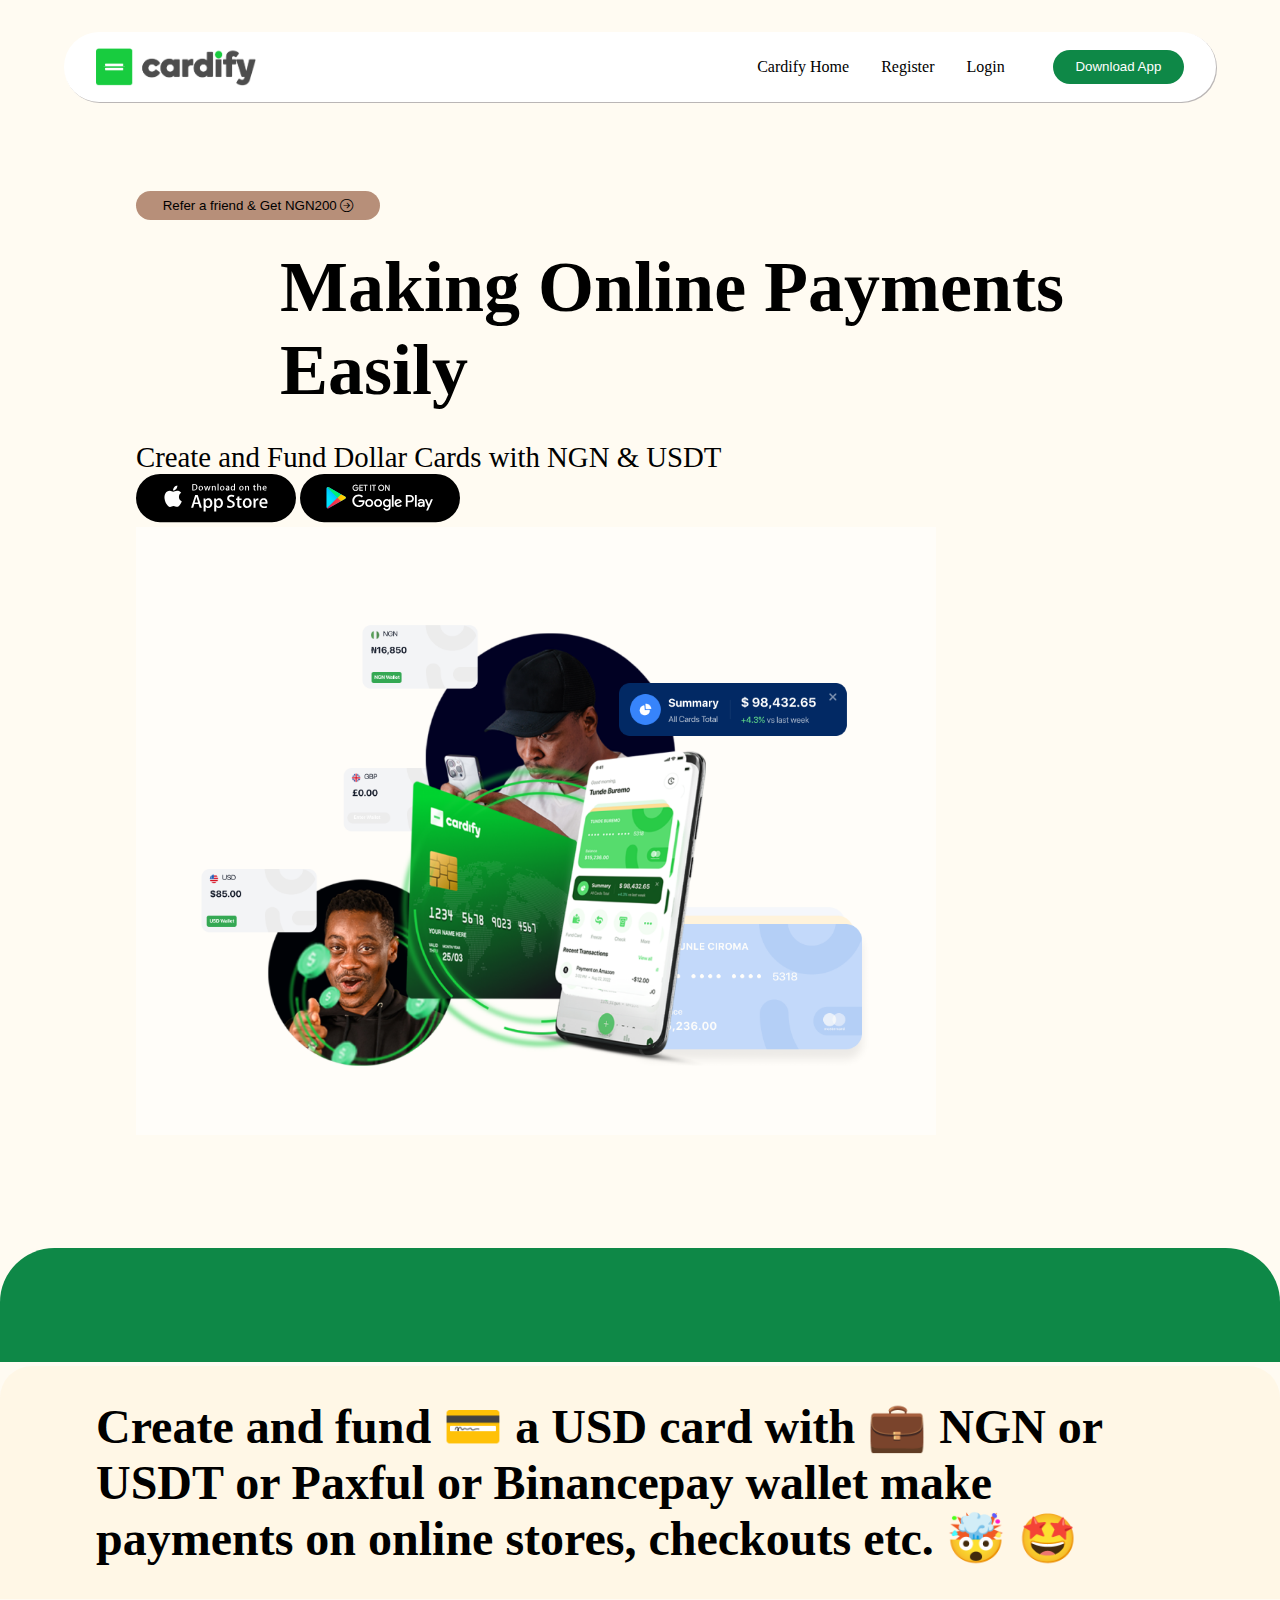
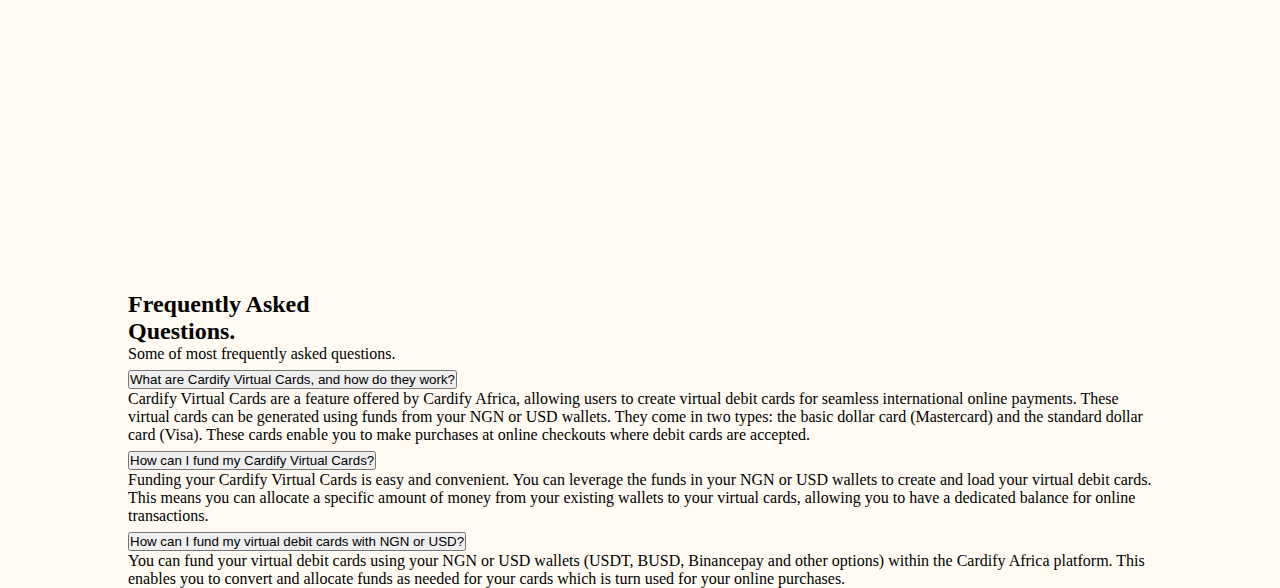
<file: forth-page/index.html>
<!DOCTYPE html>
<html lang="en">
<head>
    <meta charset="UTF-8">
    <meta name="viewport" content="width=device-width, initial-scale=1.0">
    <title>Forth page</title>
    <link href="https://cdn.jsdelivr.net/npm/bootstrap@5.3.1/dist/css/bootstrap.min.css" rel="stylesheet" integrity="sha384-4bw+/aepP/YC94hEpVNVgiZdgIC5+VKNBQNGCHeKRQN+PtmoHDEXuppvnDJzQIu9" crossorigin="anonymous">
    <link rel="shortcut icon" href="../Images/footer-thumb2.png" type="image/x-icon">
    <link rel="stylesheet" href="https://cdn.jsdelivr.net/npm/bootstrap-icons@1.11.0/font/bootstrap-icons.css">
    <link rel="stylesheet" href="../CSS/forth-page.css">
    <link rel="stylesheet" href="../CSS/index-query.css">
    <link rel="stylesheet" href="https://cdnjs.cloudflare.com/ajax/libs/font-awesome/6.4.2/css/all.min.css" integrity="sha512-z3gLpd7yknf1YoNbCzqRKc4qyor8gaKU1qmn+CShxbuBusANI9QpRohGBreCFkKxLhei6S9CQXFEbbKuqLg0DA==" crossorigin="anonymous" referrerpolicy="no-referrer" />
</head>
<body style="background-color: rgb(255,251,242);">
    <header>
        <nav>
            <img src="../Images/Cardify Logo Variant.png" alt="">
            <div>
                <ul>
                    <li><a href="#">Cardify Home</a></li>
                    <li><a href="#">Register</a></li>
                    <li><a href="#">Login</a></li>
                </ul>
                <button>Download App</button>
                <i class="bi bi-filter-right fs-1" style="color: rgb(122, 188, 24);"></i>
            </div> 
        </nav>
    </header>
    <section class="sect-1">
        <div class="container text-center">
            <div class="row">
              <div class="col-12 column1">
                    <button >Refer a friend & Get NGN200 <i class="bi bi-arrow-right-circle fs-4"></i></button>
                    <h1 class="text-center">Making Online Payments Easily</h1>
                    <p>Create and Fund Dollar Cards with NGN & USDT</p>
                    <img src="../Images/Appstore.3.svg" class="me-4 mt-5" style="width: 10em;" alt="">
                    <img src="../Images/Google-play..svg" class="mt-5" style="width: 10em;" alt="">
                </div>
                <div id="page4-pix-container" class="col-12 column2">
                    <img src="../Images/page4-pix.png" class="mt-5" alt="">
              </div>
            </div>
        </div>
    </section>
    <div class="col container-fluid sect-2">  
        <marquee behavior="" direction="">
            <strong><i class="bi bi-patch-check-fill"></i> Easiest way to spend online with NGN & USDT✨</strong>
            <i class="bi bi-patch-check-fill"></i><strong> Pay subscriptions with USD card ✨</strong>
            <strong><i class="bi bi-patch-check-fill"></i> Online bills with our dollar cards Store checkouts with Cardify ✨</strong>
            <strong><i class="bi bi-patch-check-fill"></i> Refer an active friend and get earn 200NGN ✨✨</strong>
            <strong><i class="bi bi-patch-check-fill"></i> Spend internationally with USD card ✨</strong>
        </marquee>
        <div class="marquee-container">
            <h1 class="text-secondary justify-text">Create and <span class="text-success">fund</span> 💳 a USD card with 💼 NGN or USDT or Paxful or Binancepay wallet <span class="text-success">make payments</span><span class="text-dark"> on online stores, checkouts etc.</span> 🤯 🤩</h1>
        </div>
    </div>
    <section>
        <div class="container text-start">
            <div class="row">
              <div class="col">
                <section class="sect-3">
                    <div class="container text-start mt-5">
                        <div class="row">
                          <div class="col-12">
                            <h2 class="display-5">Frequently Asked <br> Questions.</h2>
                            <p class="fs-4">Some of most frequently asked questions.</p>
                          </div>
                          <div class="col-12">
                            <div class="accordion accordion-flush" id="accordionFlushExample">
                                <div class="accordion-item">
                                  <h2 class="accordion-header">
                                    <button class="accordion-button collapsed" type="button" data-bs-toggle="collapse" data-bs-target="#flush-collapseOne" aria-expanded="false" aria-controls="flush-collapseOne">
                                        What are Cardify Virtual Cards, and how do they work?
                                    </button>
                                  </h2>
                                  <div id="flush-collapseOne" class="accordion-collapse collapse" data-bs-parent="#accordionFlushExample">
                                    <div class="accordion-body">Cardify Virtual Cards are a feature offered by Cardify Africa, allowing users to create virtual debit cards for seamless international online payments. These virtual cards can be generated using funds from your NGN or USD wallets. They come in two types: the basic dollar card (Mastercard) and the standard dollar card (Visa). These cards enable you to make purchases at online checkouts where debit cards are accepted.</div>
                                  </div>
                                </div>
                                <div class="accordion-item">
                                  <h2 class="accordion-header">
                                    <button class="accordion-button collapsed" type="button" data-bs-toggle="collapse" data-bs-target="#flush-collapseTwo" aria-expanded="false" aria-controls="flush-collapseTwo">
                                        How can I fund my Cardify Virtual Cards?
                                    </button>
                                  </h2>
                                  <div id="flush-collapseTwo" class="accordion-collapse collapse" data-bs-parent="#accordionFlushExample">
                                    <div class="accordion-body">Funding your Cardify Virtual Cards is easy and convenient. You can leverage the funds in your NGN or USD wallets to create and load your virtual debit cards. This means you can allocate a specific amount of money from your existing wallets to your virtual cards, allowing you to have a dedicated balance for online transactions.</div>
                                  </div>
                                </div>
                                <div class="accordion-item">
                                  <h2 class="accordion-header">
                                    <button class="accordion-button collapsed" type="button" data-bs-toggle="collapse" data-bs-target="#flush-collapseThree" aria-expanded="false" aria-controls="flush-collapseThree">
                                        How can I fund my virtual debit cards with NGN or USD?
                                    </button>
                                  </h2>
                                  <div id="flush-collapseThree" class="accordion-collapse collapse" data-bs-parent="#accordionFlushExample">
                                    <div class="accordion-body">You can fund your virtual debit cards using your NGN or USD wallets (USDT, BUSD, Binancepay and other options) within the Cardify Africa platform. This enables you to convert and allocate funds as needed for your cards which is turn used for your online purchases.</div>
                                  </div>
                                </div>
                              </div>
                          </div>
                        </div>
                    </div>
                </section>
            
              </div>
            </div>
        </div>
    </section>
</body>
<script src="https://cdn.jsdelivr.net/npm/bootstrap@5.3.1/dist/js/bootstrap.bundle.min.js" integrity="sha384-HwwvtgBNo3bZJJLYd8oVXjrBZt8cqVSpeBNS5n7C8IVInixGAoxmnlMuBnhbgrkm" crossorigin="anonymous"></script>
</html>
</file>
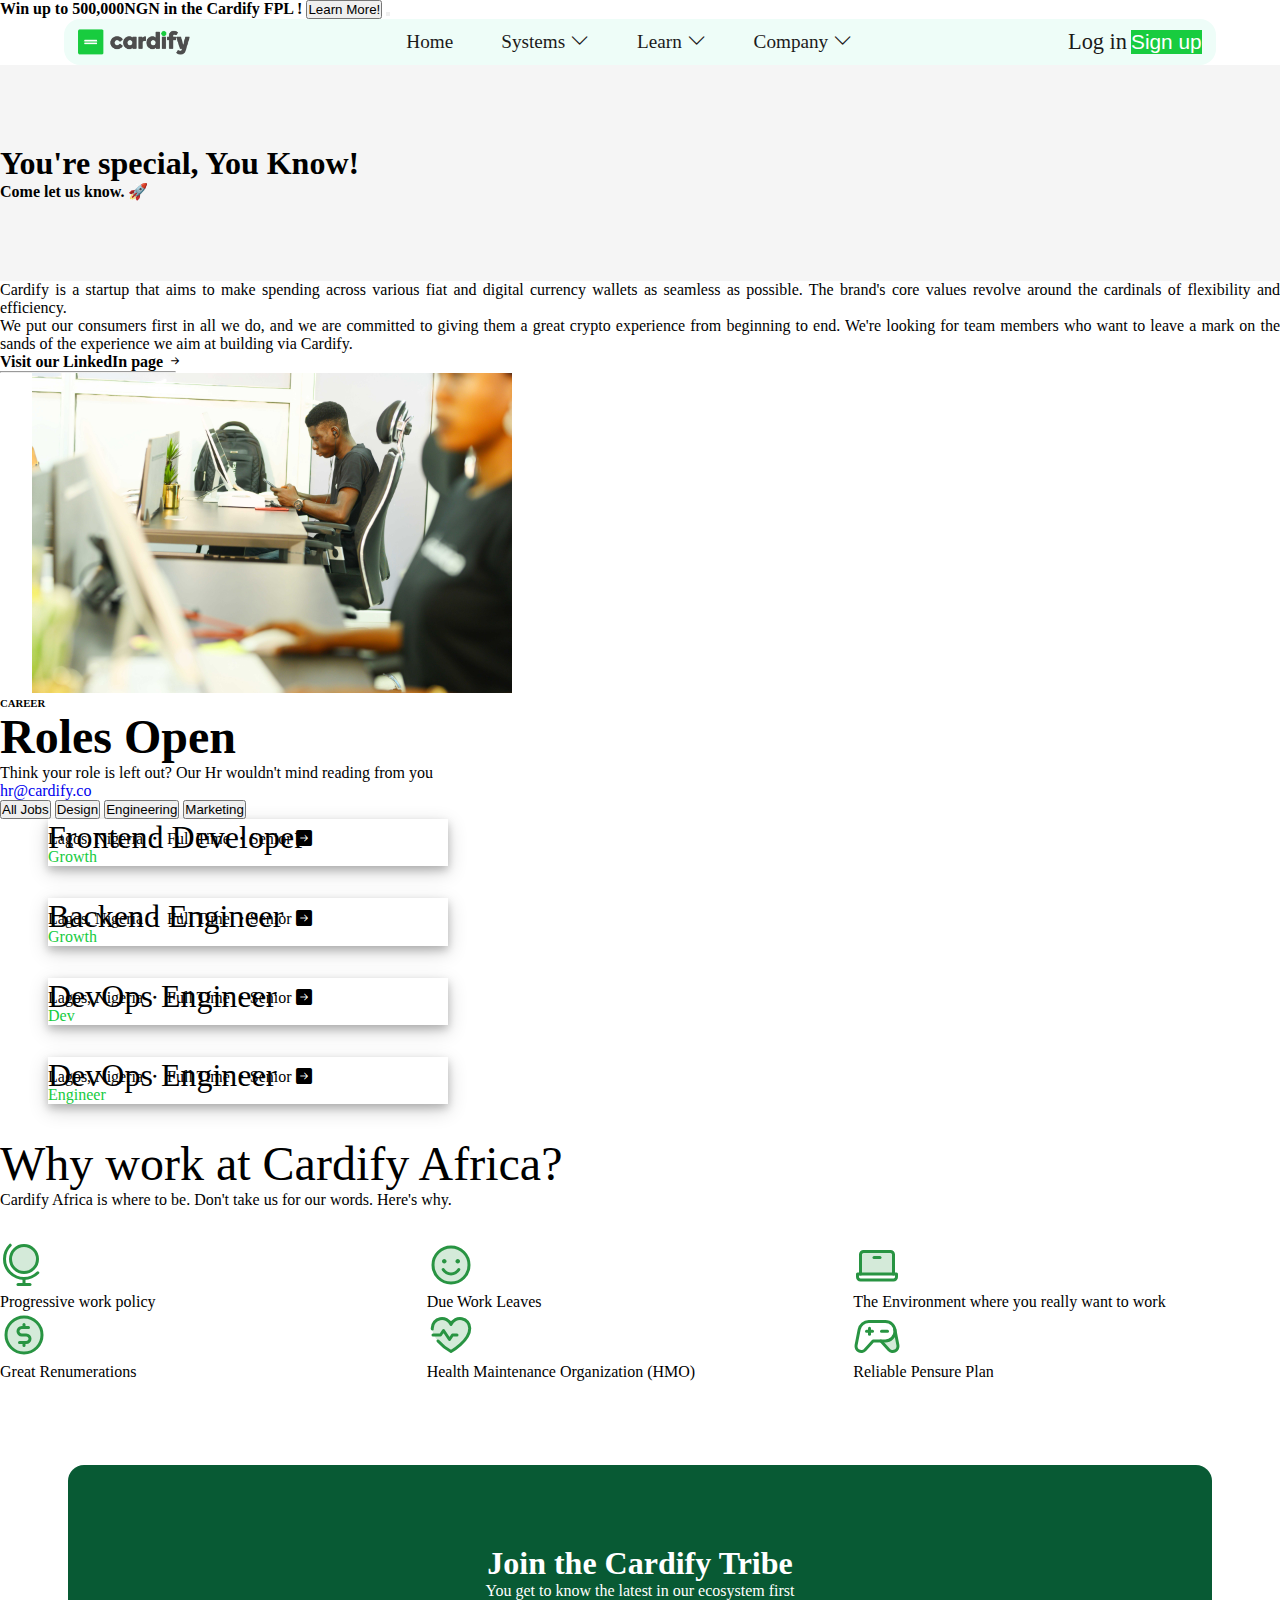
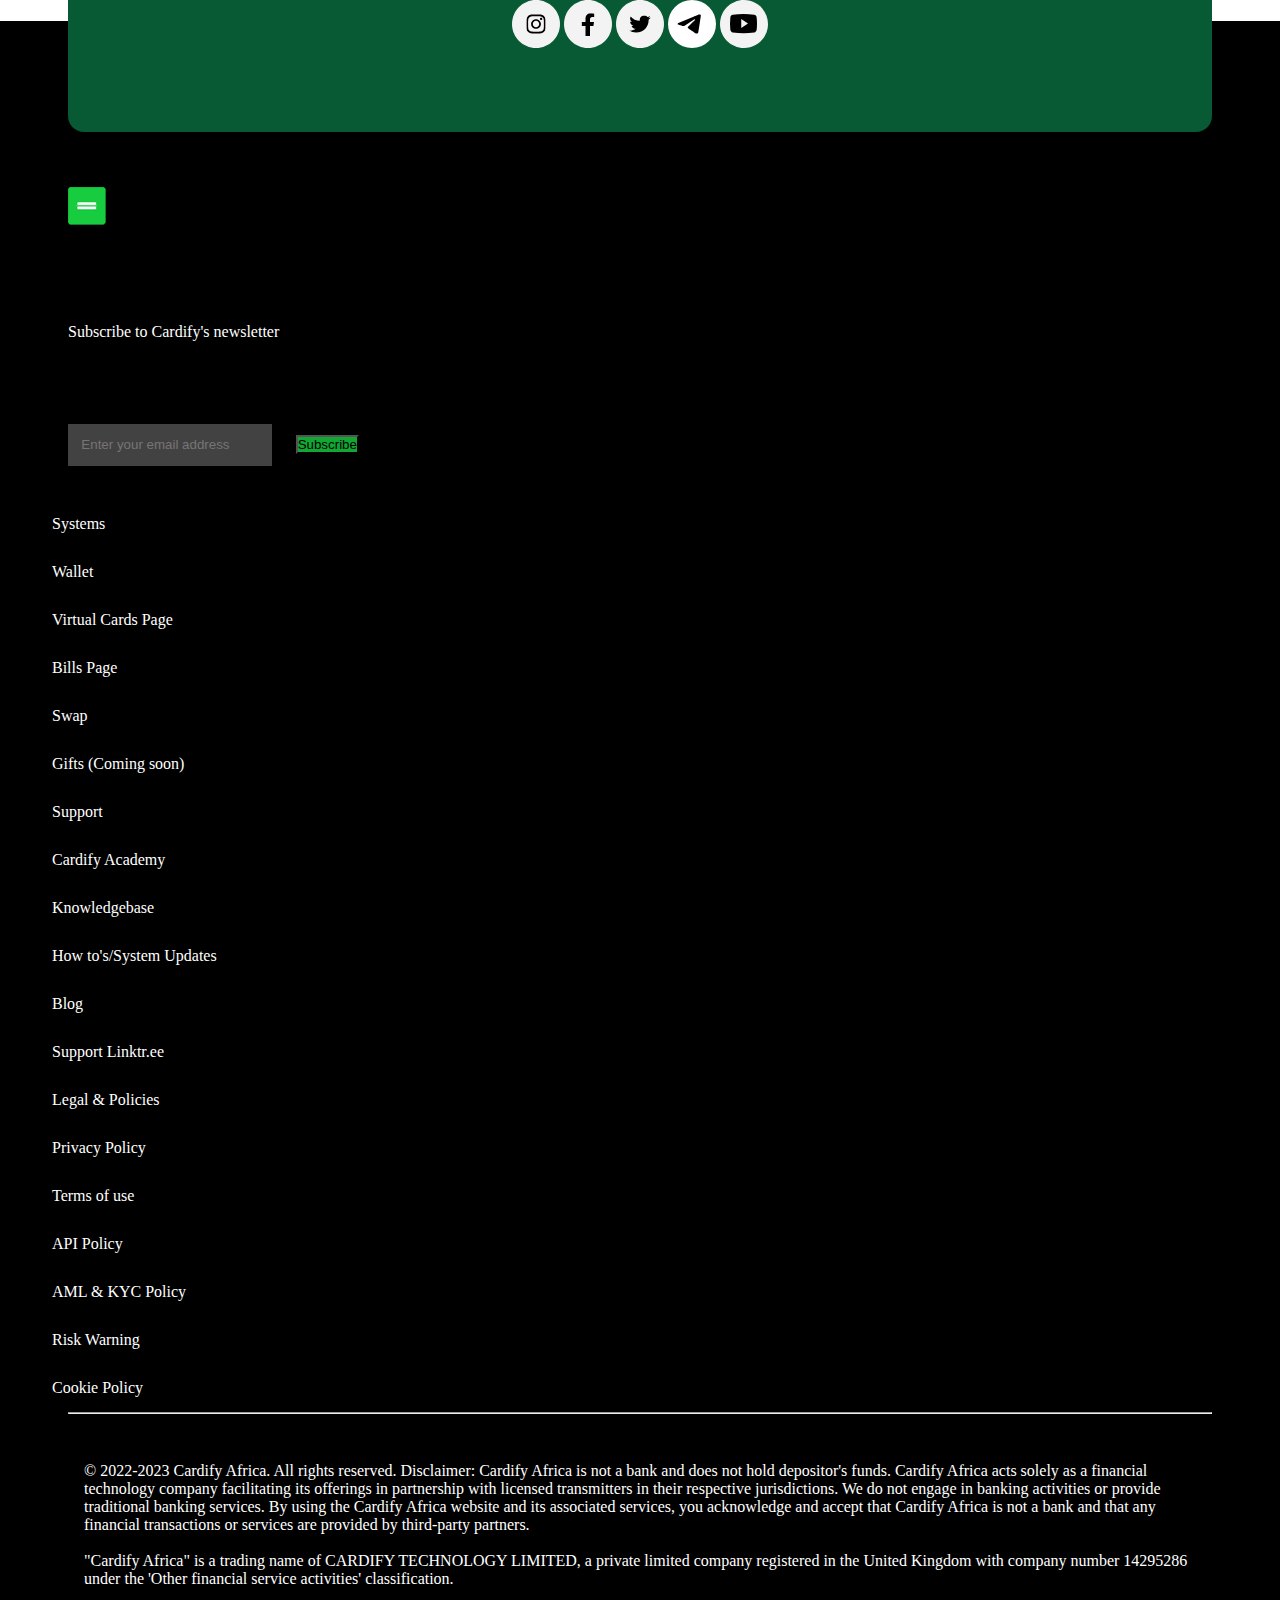
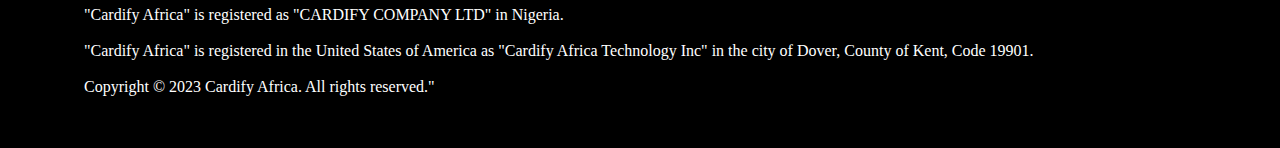
<file: second-page/index.html>
<!DOCTYPE html>
<html lang="en">
<head>
    <meta charset="UTF-8">
    <meta name="viewport" content="width=device-width, initial-scale=1.0">
    <title>second page</title>
    <link href="https://cdn.jsdelivr.net/npm/bootstrap@5.3.1/dist/css/bootstrap.min.css" rel="stylesheet" integrity="sha384-4bw+/aepP/YC94hEpVNVgiZdgIC5+VKNBQNGCHeKRQN+PtmoHDEXuppvnDJzQIu9" crossorigin="anonymous">
    <link rel="shortcut icon" href="./Images/footer-thumb2.png" type="image/x-icon">
    <link rel="stylesheet" href="https://cdn.jsdelivr.net/npm/bootstrap-icons@1.11.0/font/bootstrap-icons.css">    <link rel="stylesheet" href="../CSS/index.css">
    <link rel="stylesheet" href="../CSS/second.css">
    <link rel="stylesheet" href="../styles/query.css">
</head>
<body>
    <div class="container-fluid text-center">
        <div class="row">
<!--//////////////////////////Alert Bar////////////////////////////-->
            <div class="col-12">
                <div class="alert alert-success alert-dismissible fade show text-center align-items-center p-1" role="alert">
                    <strong class="text-success ">Win up to 500,000NGN in the Cardify FPL ! </strong><button type="button" class="btn btn-outline-success pt-0 pd-0 ps-3 pe-3">Learn More!</button> 
                    <button type="button" class="btn-close" data-bs-dismiss="alert" aria-label="Close"></button>
                </div>
            </div>       
<!-- ////////////////////////////////HEADER NAV BAR -->
            <div class="col-12">
                <header>
                    <nav>
                    <div class="nav-inner">
                        <img src="../Images/Cardify Logo Variant.png" class="nav-logo" alt="cardify-logo">
                        <ul class="nav-links">
                        <li><a href="#">Home</a></li>
                        <li class="dropdown"><a href="#">Systems <i class="bi bi-chevron-down fs-6"></i></a>
                            <div class="dropdown-container">
                            <!-- <ul class="drop-menu">
                                <li><a href="#">
                                <img src="./Images/dropdown-img.png" alt="">
                                <div class="">
                                    <h4> Wallets</h4>
                                    <p>Leverage the different digital wallets on Cardify to maximize your spending potentials.</p>
                                </div></a></li>
                                <li><a href="#"><img src="./Images/dropdown-img1.png" alt="">
                                <div>
                                    <h4>Virtual Cards</h4>
                                    <p>Make payments the way you want with virtual cards made just for you.</p>
                                </div></a></li>
                                <li><a href="#"><img src="./Images/dropdown-img3.png" alt="">
                                <div>
                                    <h4>Swap</h4>
                                    <p>Swap across various currencies at best market rates. </p>
                                </div> </a></li>
                                <li><a href="#"> <img src="./Images/dropdown-img4.png" alt="">
                                <div>
                                    <h4>Bills</h4>
                                    <p>Buy vouchers and load your bills leveraging your digital wallets.</p>
                                </div></a></li>
                                <li><a href="#"><img src="./Images/dropdown-img4.png" alt="">
                                <div>
                                    <h4>Gifts (Coming Soon)</h4>
                                    <p>Sell gift vouchers from your favorite stores directly to your Cardify wallets.</p>
                                </div> </a></li>
                            </ul> -->
                            </div>
                        </li>
                        <li><a href="#">Learn <i class="bi bi-chevron-down fs-6"></i></a></li>
                        <li><a href="#">Company <i class="bi bi-chevron-down fs-6"></i></a></li>
                        </ul>
                        <div class="nav-btn-div">
                        <span>Log in</span>
                        <a href="#"><Button>Sign up</Button></a>
                        </div>
                        <div id="nav-menu-bar">
                        <a href="#"><Button class="nav-btn">Sign up</Button></a>
                        <i class="bi bi-filter-right fs-1" style="color: rgb(122, 258, 24);"></i>
                        </div>
                    </div>
                    </nav>
                </header>
            </div>
<!-- ////////////////////////////////SECTION 1 -->
            <div class="col-12 mt-3 sect-1">
                <h1>You're special, You Know!</h1>
                <h4>Come let us know. 🚀</h4>
            </div>
        </div>
    </div>   
<!-- ////////////////////////////////SECTION 2 --> 
    <div class="container text-justify">          
        <div class="row section2-row">  
            <div class="col-5 mt-3 sect-2">
                <p>Cardify is a startup that aims to make spending across various fiat and digital currency wallets as seamless as possible. The brand's core values revolve around the cardinals of flexibility and efficiency.</p>
                <p>We put our consumers first in all we do, and we are committed to giving them a great crypto experience from beginning to end. We're looking for team members who want to leave a mark on the sands of the experience we aim at building via Cardify.</p>
                <strong><a href="#">Visit our LinkedIn page <i class="bi bi-arrow-right-short fs-3"></i></a></strong>
                <hr>

            </div>
            <div class="col-7 mt-3 sect-2b">
                <img src="../Images/page2-pix.jpg" class="rounded-4">
            </div>
        </div>
    </div>
<!-- ////////////////////////////////SECTION 3 --> 
     <div class="container text-justify">          
        <div class="row section3-row">  
            <div class="col-5 mt-3 sect-3-col1">
               <h6 class="text-primary fs-5">CAREER</h6>
               <h2>Roles Open</h2>
               <p>Think your role is left out? Our Hr wouldn't mind reading from you <br><a href="#">hr@cardify.co</a></p>
                <div class="d-grid gap-2 d-md-block btn-div">
                    <button class="btn btn-light me-3 p-3" type="button">All Jobs</button>
                    <button class="btn btn-light me-3 p-3 design-btn" type="button">Design</button>
                    <button class="btn btn-light me-3 p-3" type="button">Engineering</button>
                    <button class="btn btn-light me-3 p-3" type="button">Marketing</button>
                </div>
            </div>
            <div class="col-7 mt-3 align-items-start sect-3-col2">
                <div class="card" style="width: 25rem;">
                    <div class="card-body">
                      <h5 class="card-title">Frontend Developer
                        </h5>
                        <span class="card-text">Lagos, Nigeria <i class="bi bi-dot "></i> Full Time <i class="bi bi-dot"></i>Senior <i class="bi bi-arrow-right-square-fill fs-1"></i></span><p style="color: rgb(22,203,62);">Growth 
                        </p>
                    </div>
                  </div>
                  <div class="card" style="width: 25rem;">
                    <div class="card-body">
                      <h5 class="card-title">Backend Engineer
                        </h5>
                        <span class="card-text">Lagos, Nigeria <i class="bi bi-dot "></i> Full Time <i class="bi bi-dot"></i>Senior <i class="bi bi-arrow-right-square-fill fs-1"></i></span><p style="color: rgb(22,203,62);">Growth 
                        </p>
                    </div>
                  </div>
                  <div class="card" style="width: 25rem;">
                    <div class="card-body">
                      <h5 class="card-title">DevOps Engineer
                        </h5>
                        <span class="card-text">Lagos, Nigeria <i class="bi bi-dot "></i> Full Time <i class="bi bi-dot"></i>Senior <i class="bi bi-arrow-right-square-fill fs-1"></i></span><p style="color: rgb(22,203,62);">Dev
                        </p>
                    </div>
                  </div>
                  <div class="card" style="width: 25rem;">
                    <div class="card-body">
                      <h5 class="card-title">DevOps Engineer
                        </h5>
                        <span class="card-text">Lagos, Nigeria <i class="bi bi-dot "></i> Full Time <i class="bi bi-dot"></i>Senior <i class="bi bi-arrow-right-square-fill fs-1"></i></span><p style="color: rgb(22,203,62);">Engineer 
                        </p>
                    </div>
                  </div>
                  <!-- on hover cards -->
                  <div class="card design" style="width: 25rem;">
                    <div class="card-body">
                      <h5 class="card-title">Digital Marketing Manager</h5>
                        <span class="card-text">Lagos, Nigeria <i class="bi bi-dot "></i> Full Time <i class="bi bi-dot"></i>Senior <i class="bi bi-arrow-right-square-fill fs-1"></i></span><p style="color: rgb(22,203,62);"> Marketing
                        </p>
                    </div>
                </div>
                <div class="card design" style="width: 25rem;">
                    <div class="card-body">
                      <h5 class="card-title">Full Stack Engineer
                        </h5>
                        <span class="card-text">Lagos, Nigeria <i class="bi bi-dot "></i> Full Time <i class="bi bi-dot"></i>Senior <i class="bi bi-arrow-right-square-fill fs-1"></i></span><p style="color: rgb(22,203,62);">Dev 
                        </p>
                    </div>
                  </div>
            </div>
        </div>
    </div>
 <!-- ////////////////////////////////SECTION 4 --> 
 <div class="container text-center">          
    <div class="row mt-5 section4-row">  
        <div class="col-12 mt-3 sect-4">
            <h1>Why work at Cardify Africa?</h1>
            <p>Cardify Africa is where to be. Don't take us for our words. Here's why.</p>
        </div>
        <div class="icons-text">
            <div>
                <img src="../Images/page2-icon1.svg" class="mb-3" alt="">
                <p class="mb-5">Progressive work policy</p>
            </div>
            <div>
                <img src="../Images/page2-icon2.svg" class="mb-3" alt="">
                <p class="mb-5">Due Work Leaves</p>
            </div>
            <div>
                <img src="../Images/page2-icon3.svg" class="mb-3" alt="">
                <p class="mb-5">The Environment where you really want to work</p>
            </div>
            <div>
                <img src="../Images/page2-icon4.svg" class="mb-5" alt="">
                <p v>Great Renumerations</p>
            </div>
            <div>
                <img src="../Images/page2-icon5.svg" class="mb-3" alt="">
                <p class="mb-5">Health Maintenance Organization (HMO)</p>
            </div>
            <div>
                <img src="../Images/page2-icon6.svg" class="mb-3" alt="">
                <p class="mb-5">Reliable Pensure Plan</p>
            </div>
        </div>
        </div>  
    </div>
    <footer>
        <div class="container-fluid">
          <div class="container">
            <div class="container-content rounded-4">
              <h1 class="text-body-dark">Join the Cardify Tribe</h1>
              <p class="footer-header">You get to know the latest in our ecosystem first</p>
              <div class="icon-container">
                    <img src="../Images/footer_Instagram.svg" class="footer-icon" alt="">
                    <img src="../Images/footer_facebook.svg" class="footer-icon" alt="">
                    <img src="../Images/footer_Twitter.svg" class="footer-icon" alt="">
                    <img src="../Images/footer_telegram.svg" class="footer-icon" alt="">
                    <img src="../Images/footer_youtube.svg" class="footer-icon" alt="">
              </div>
            </div>
          </div>
          <div class="row">
            <div class="col column1">
              <img src="../Images/footer-thumb2.png" alt="">
              <p class="Subscribe-text">Subscribe to Cardify's newsletter</p>
              <form class="d-flex" role="email">
                <input class="form-control me-2" type="email" placeholder="Enter your email address
                " aria-label="Search">
                <button class="btn btn-success" type="submit">Subscribe
                </button>
              </form>
            </div>
            <div class="col column2">
              <div class="text-align">
                <div class="row">
                  <div class="col">
                    <ul>
                      <li>Systems</li>
                      <li><a href="#">Wallet</a></li>
                      <li><a href="#">Virtual Cards Page</a></li>
                      <li><a href="#">Bills Page</a></li>
                      <li><a href="#">Swap</a></li>
                      <li><a href="#">Gifts (Coming soon)</a></li>
                    </ul>
                  </div>
                  <div class="col">
                    <ul>
                      <li>Support</li>
                      <li><a href="#">Cardify Academy</a></li>
                      <li><a href="#">Knowledgebase</a></li>
                      <li><a href="#">How to's/System Updates</a></li>
                      <li><a href="#">Blog</a></li>
                      <li><a href="#">Support Linktr.ee</a></li>
                    </ul>
                  </div>
                  <div class="col">
                    <ul>
                      <li>Legal & Policies</li>
                      <li><a href="#">Privacy Policy</a></li>
                      <li><a href="#">Terms of use</a></li>
                      <li><a href="#">API Policy</a></li>
                      <li><a href="#">AML & KYC Policy</a></li>
                      <li><a href="#">Risk Warning</a></li>
                      <li><a href="#">Cookie Policy</a></li>
                    </ul>
                  </div>
                </div>
              </div>
            </div>
          </div>
          <hr>
          <div class="post-footer-inner">
            <p>© 2022-2023 Cardify Africa. All rights reserved. Disclaimer: Cardify Africa is not a bank and does not hold depositor's funds. Cardify Africa acts solely as a financial technology company facilitating its offerings in partnership with licensed transmitters in their respective jurisdictions. We do not engage in banking activities or provide traditional banking services. By using the Cardify Africa website and its associated services, you acknowledge and accept that Cardify Africa is not a bank and that any financial transactions or services are provided by third-party partners. <br><br>
      
            "Cardify Africa" is a trading name of CARDIFY TECHNOLOGY LIMITED, a private limited company registered in the United Kingdom with company number 14295286 under the 'Other financial service activities' classification. <br><br>
              
            "Cardify Africa" is registered as "CARDIFY COMPANY LTD" in Nigeria. <br><br>
              
            "Cardify Africa" is registered in the United States of America as "Cardify Africa Technology Inc" in the city of Dover, County of Kent, Code 19901. <br><br>
              
            Copyright © 2023 Cardify Africa. All rights reserved."</p>
          </div>
        </div>
      </footer>
           
</body>
<script src="https://cdn.jsdelivr.net/npm/bootstrap@5.3.1/dist/js/bootstrap.bundle.min.js" integrity="sha384-HwwvtgBNo3bZJJLYd8oVXjrBZt8cqVSpeBNS5n7C8IVInixGAoxmnlMuBnhbgrkm" crossorigin="anonymous"></script>
</html>
</file>
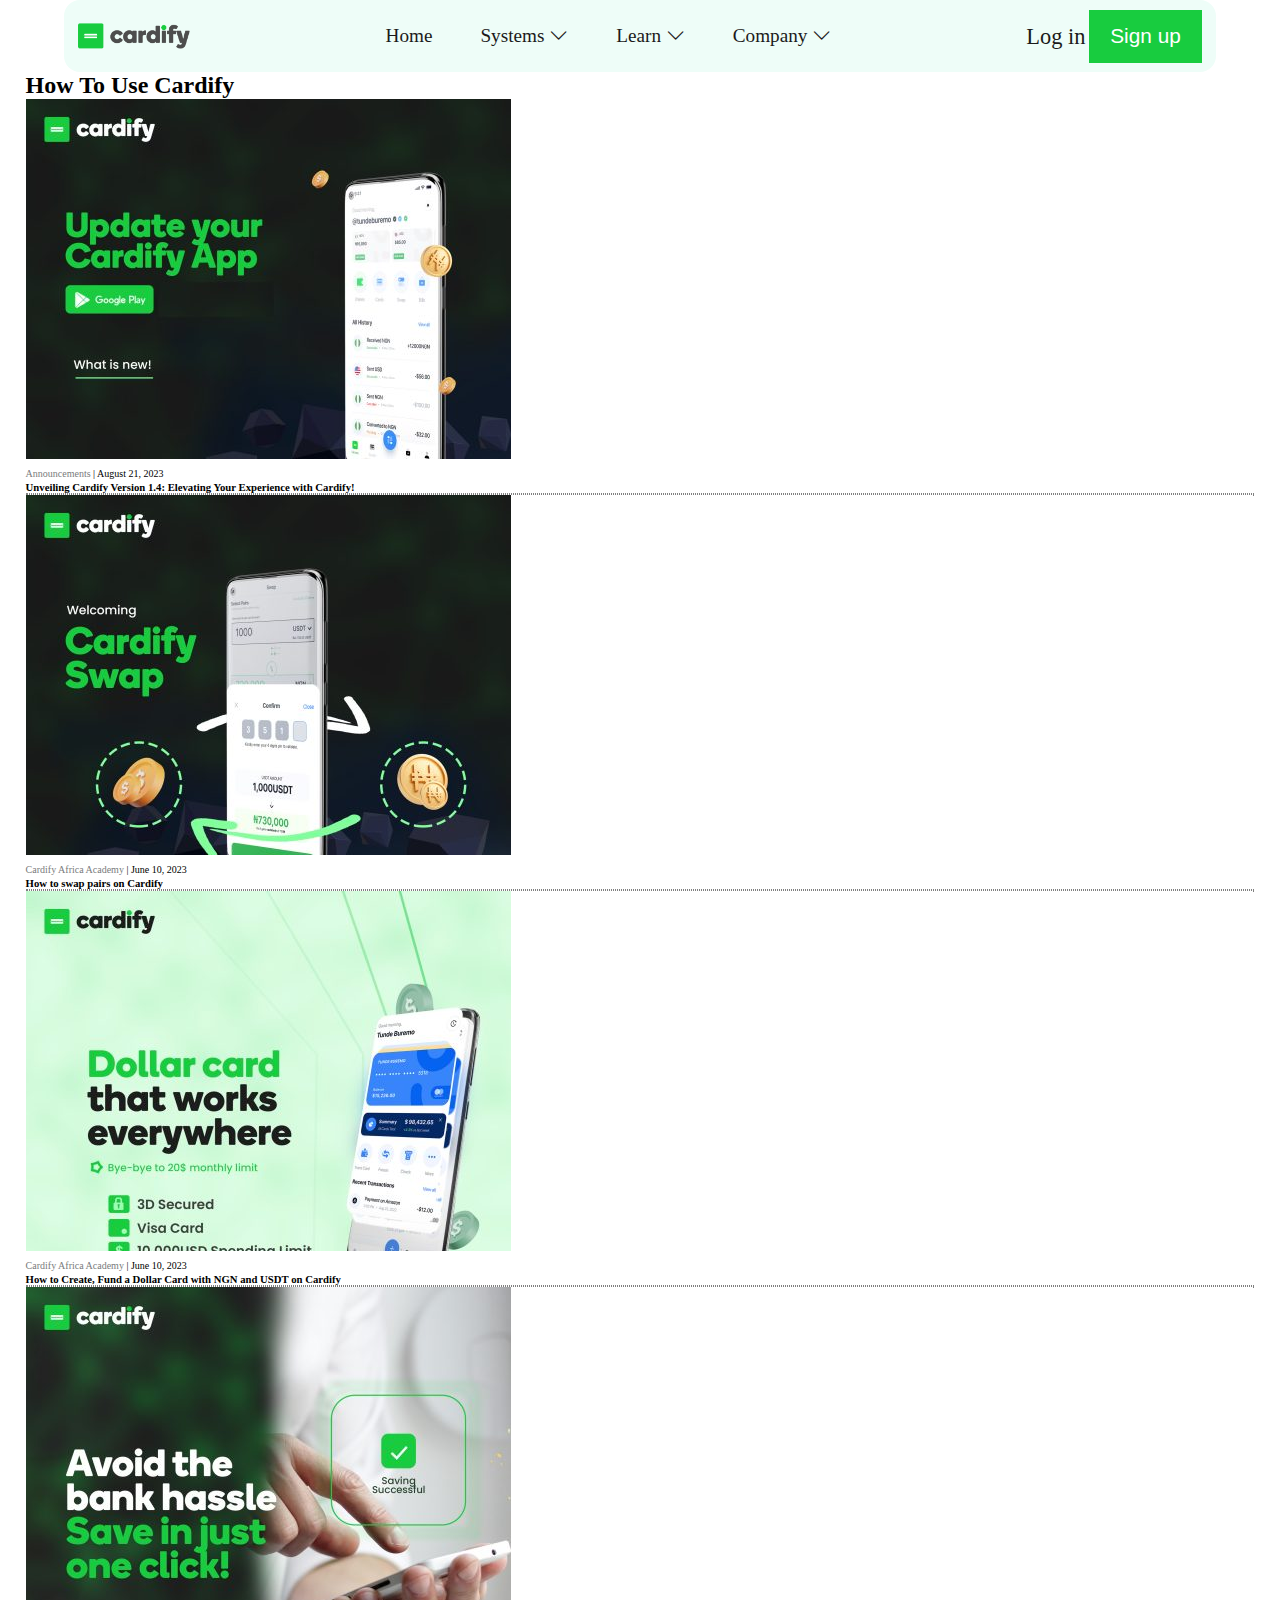
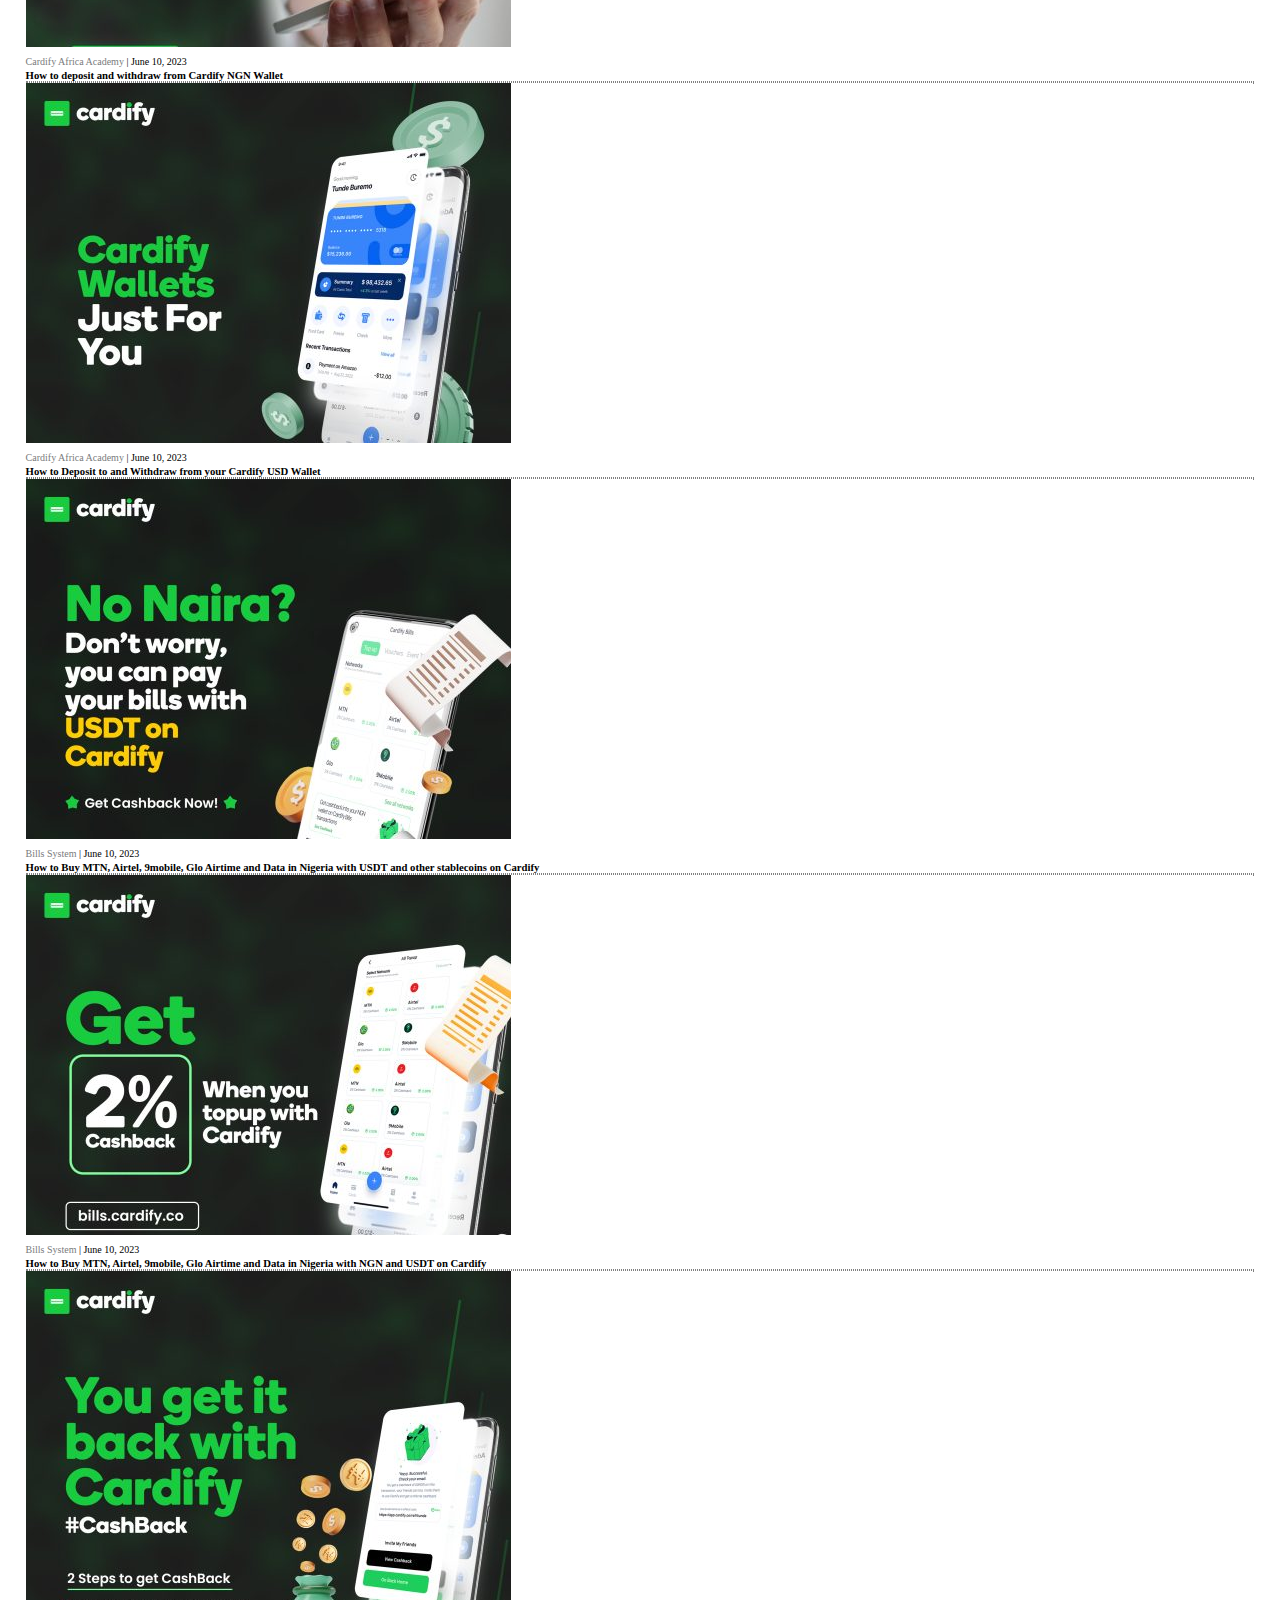
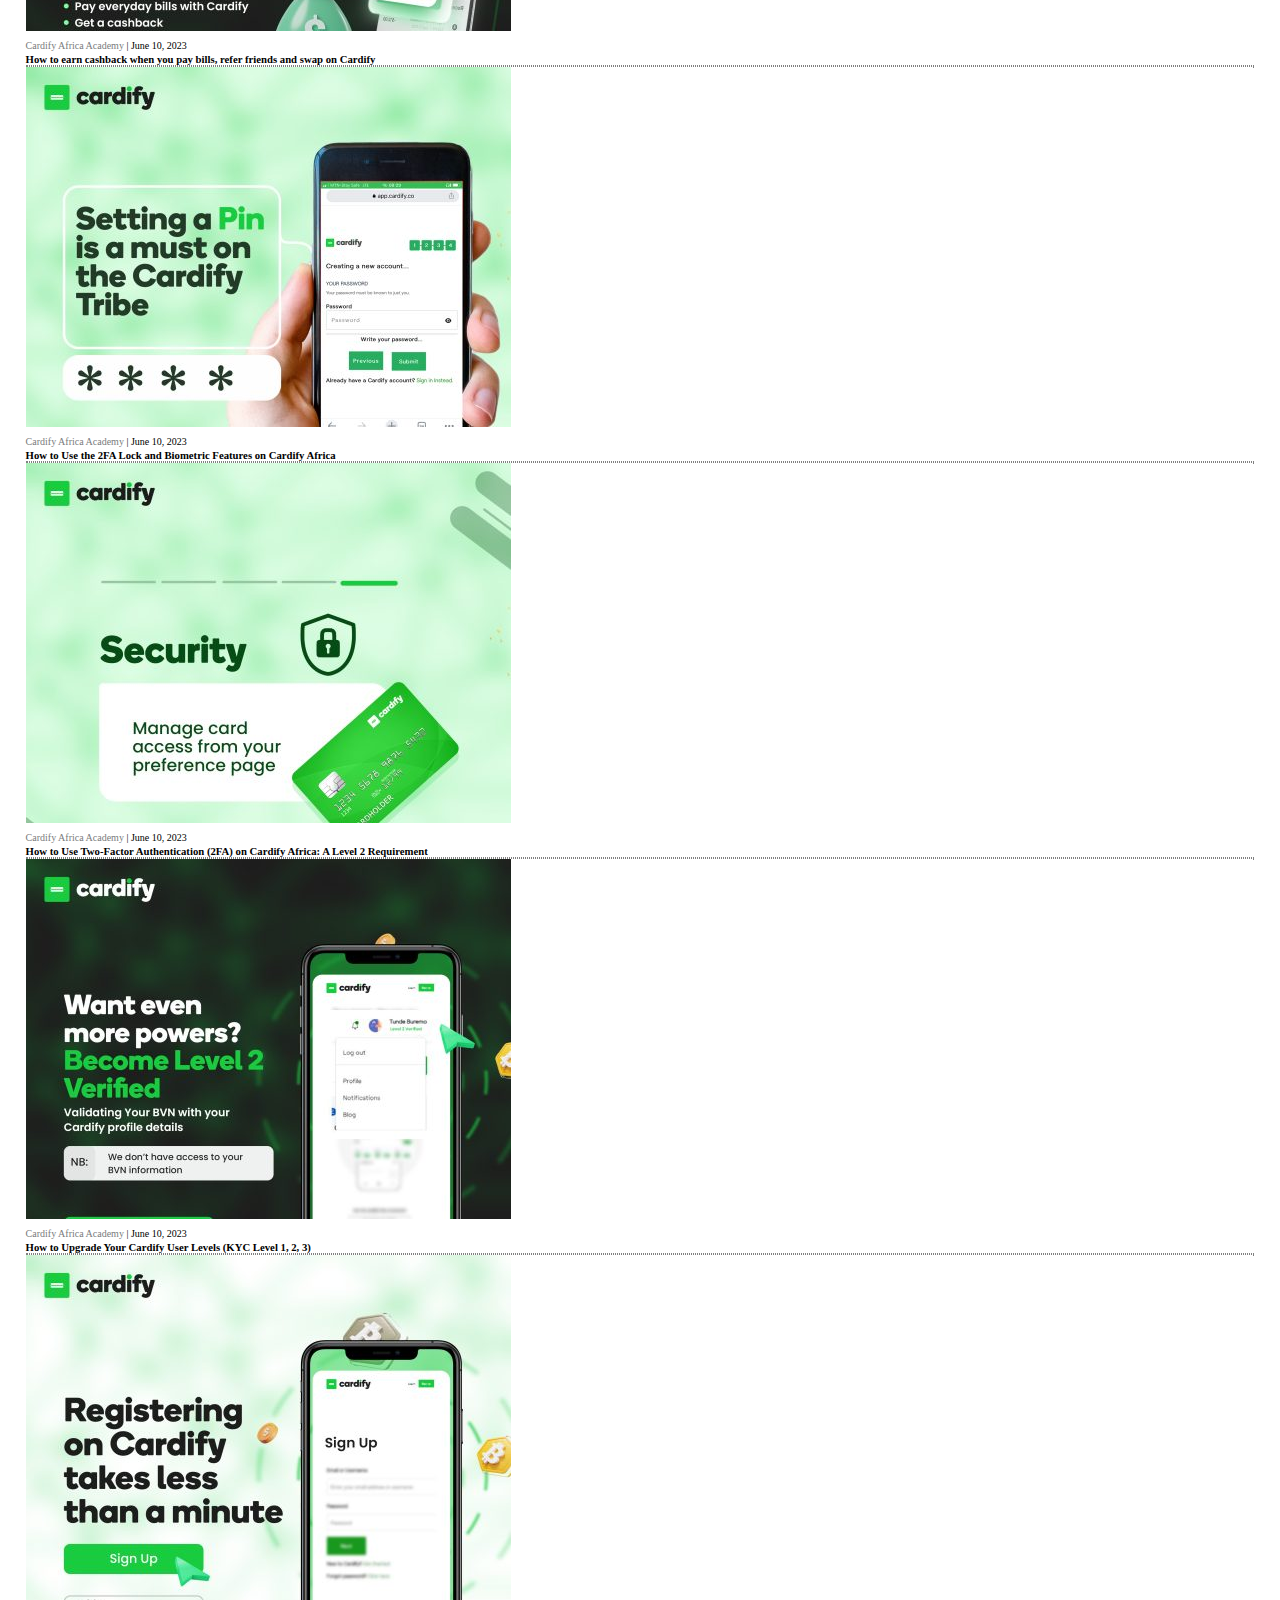
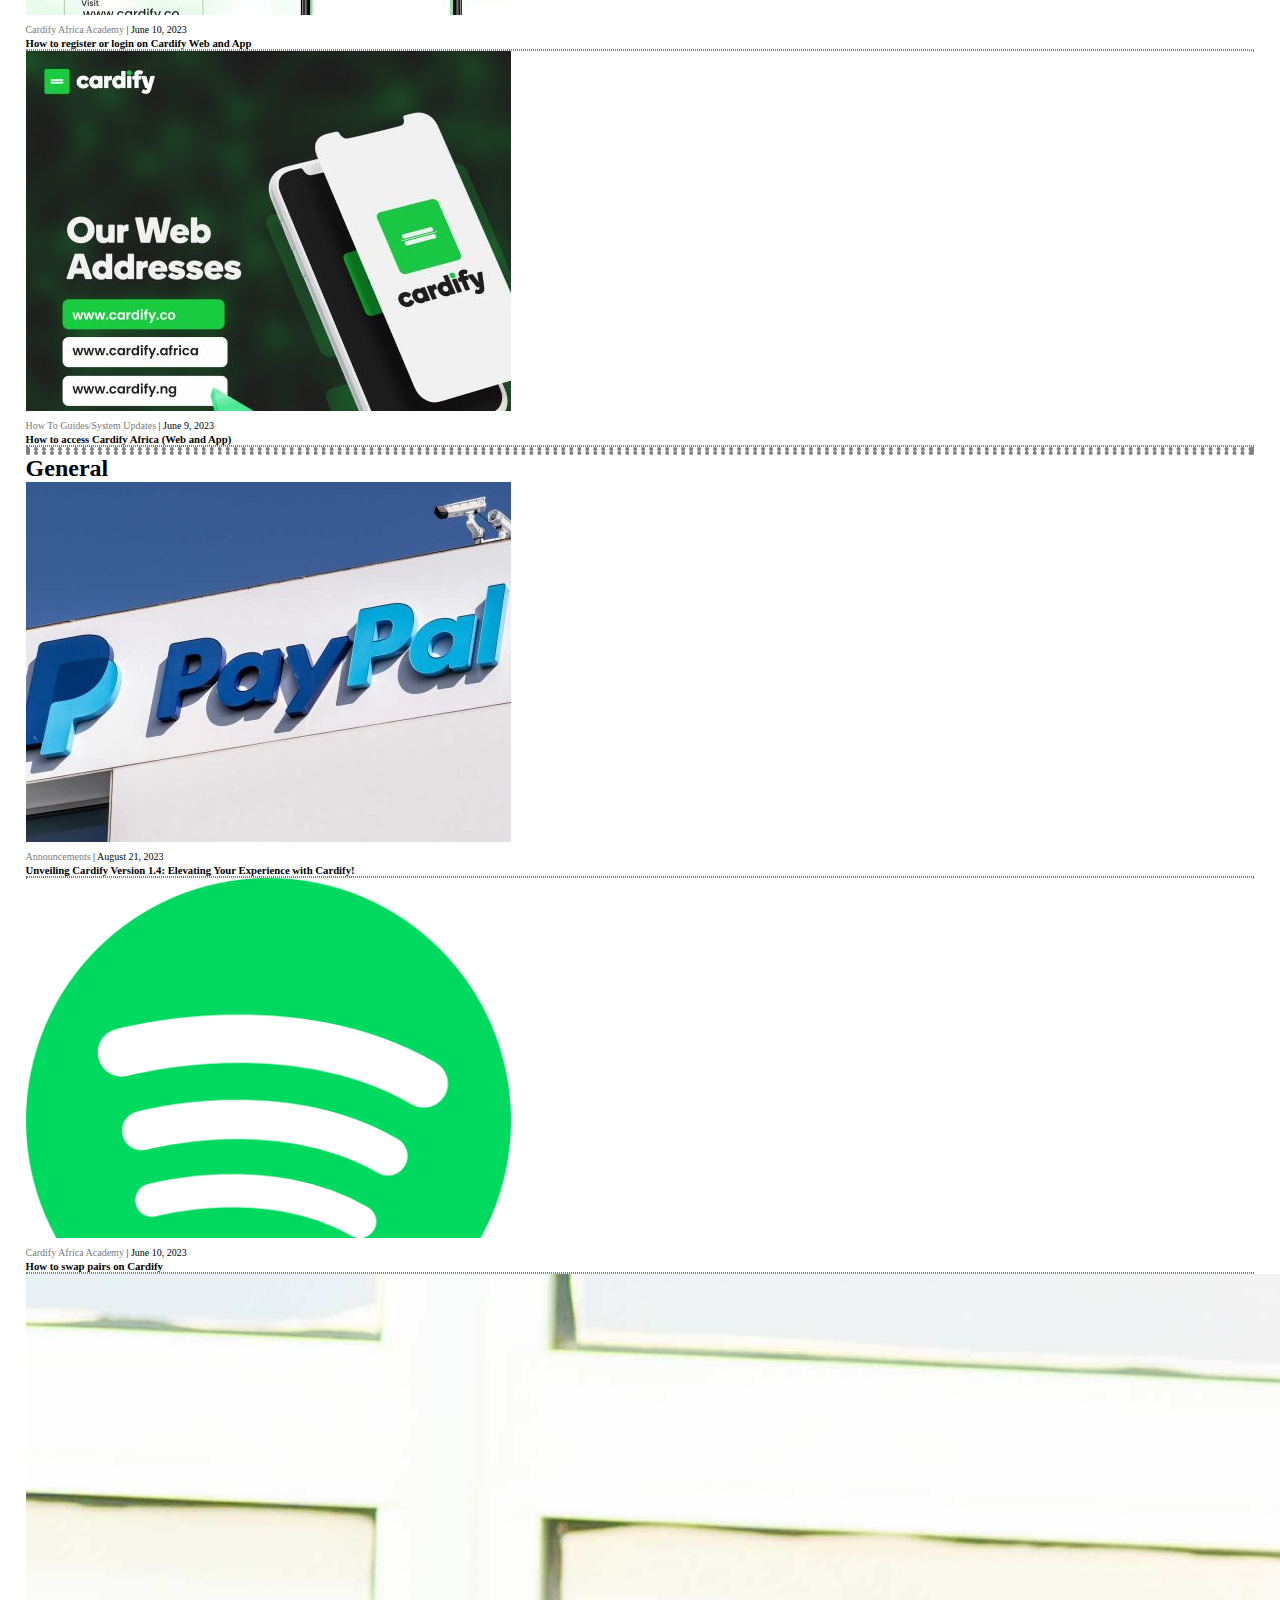
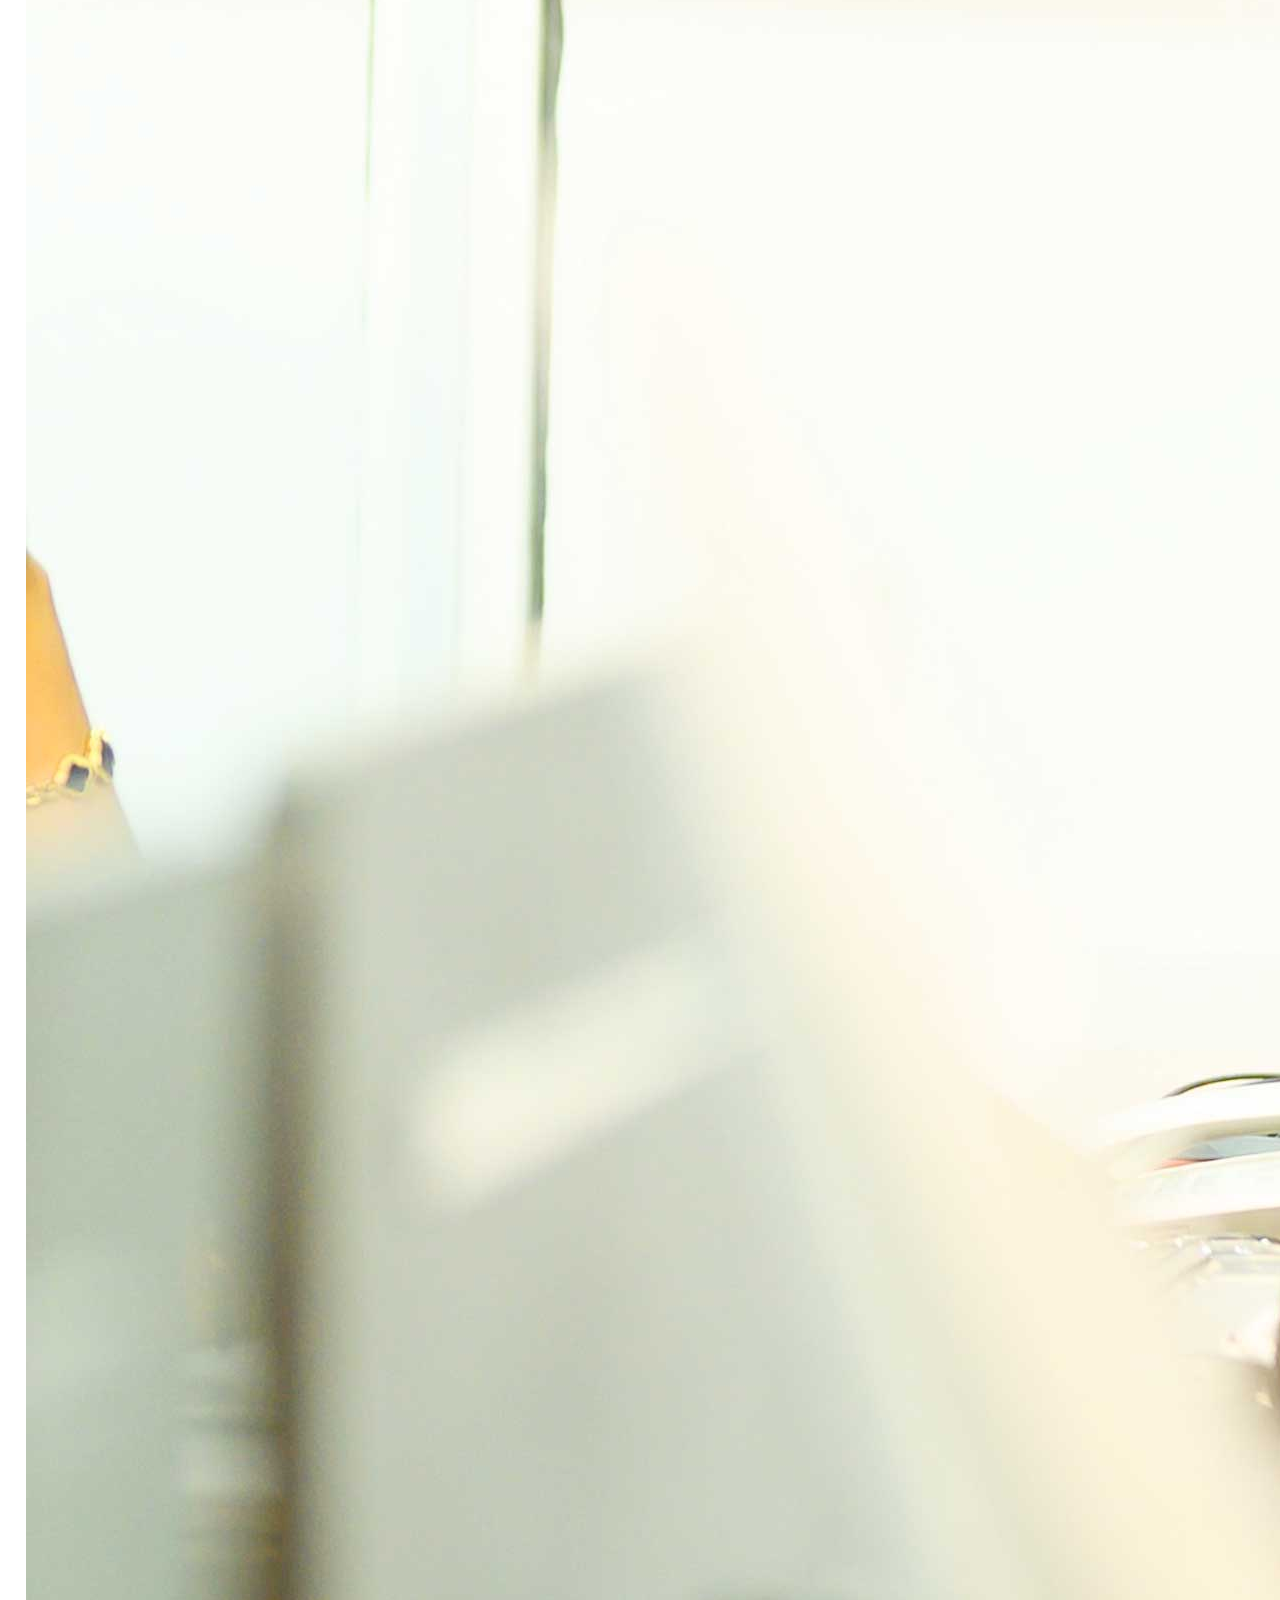
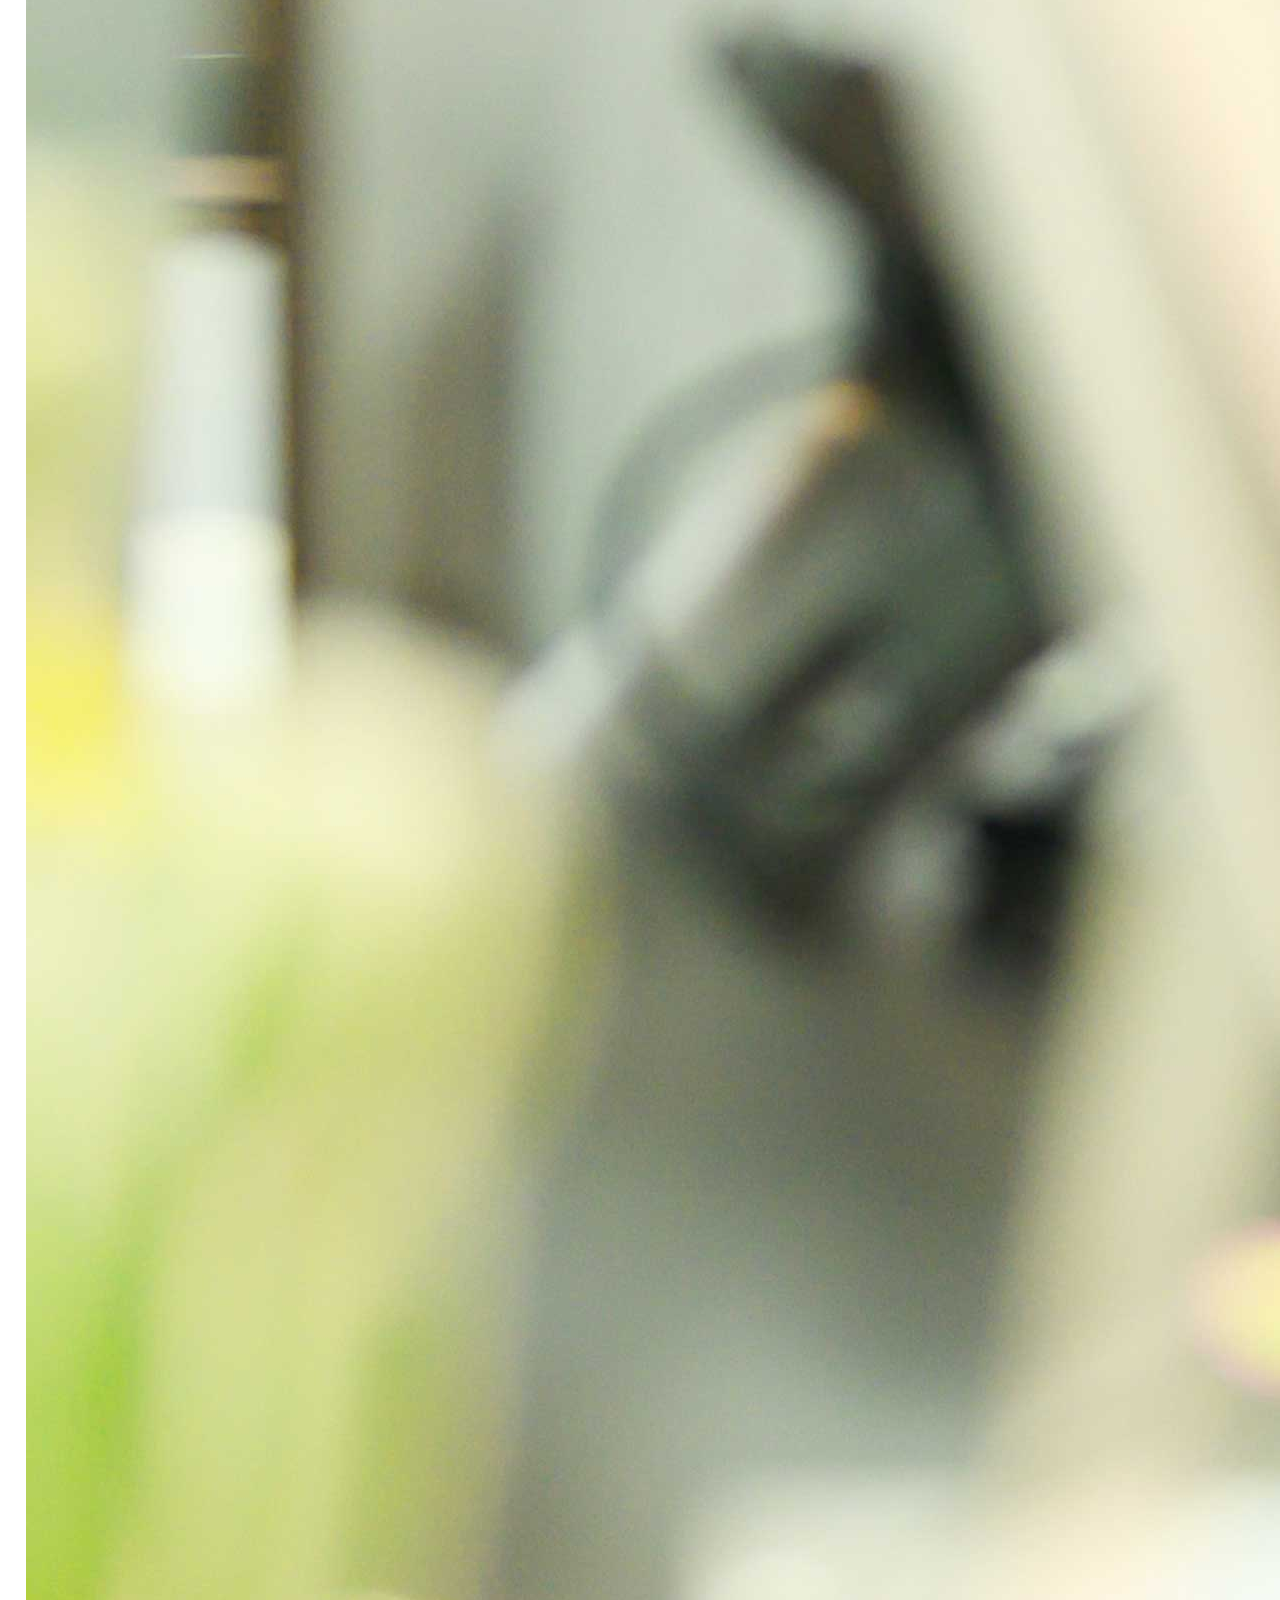
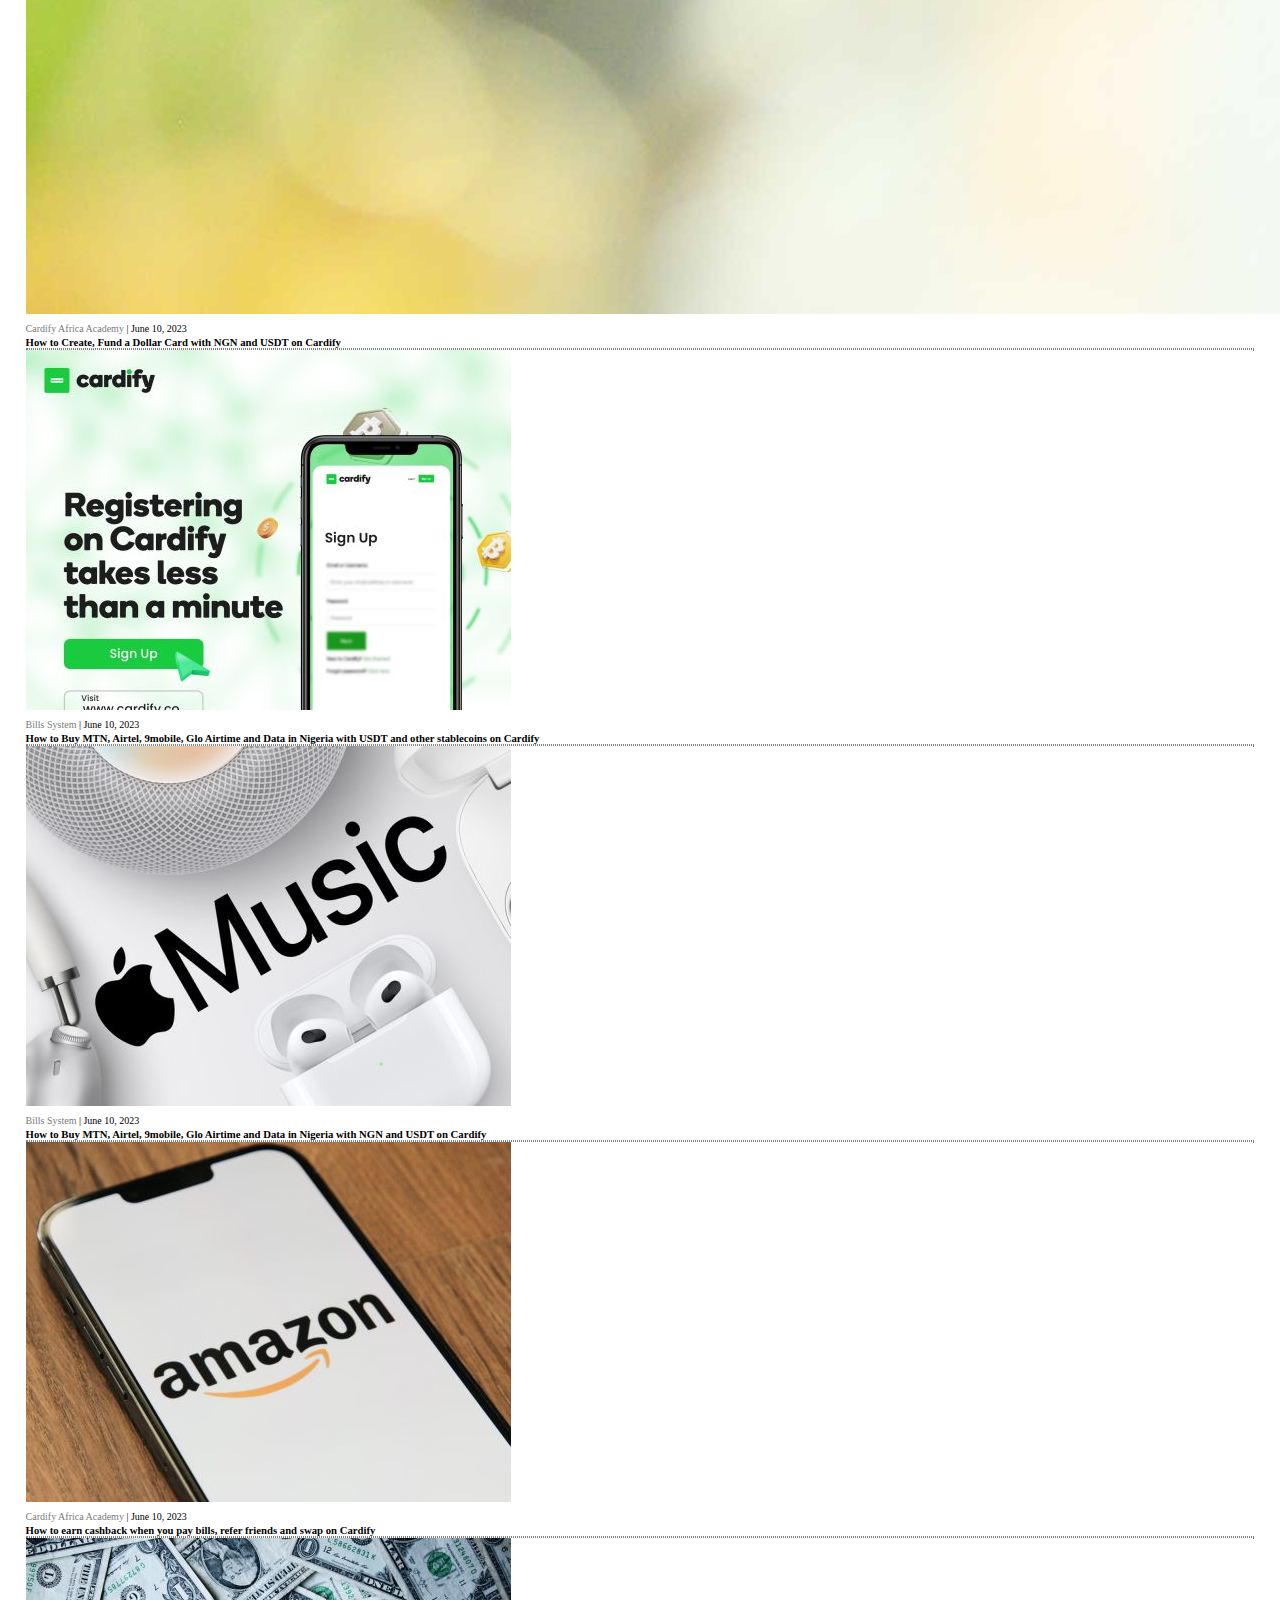
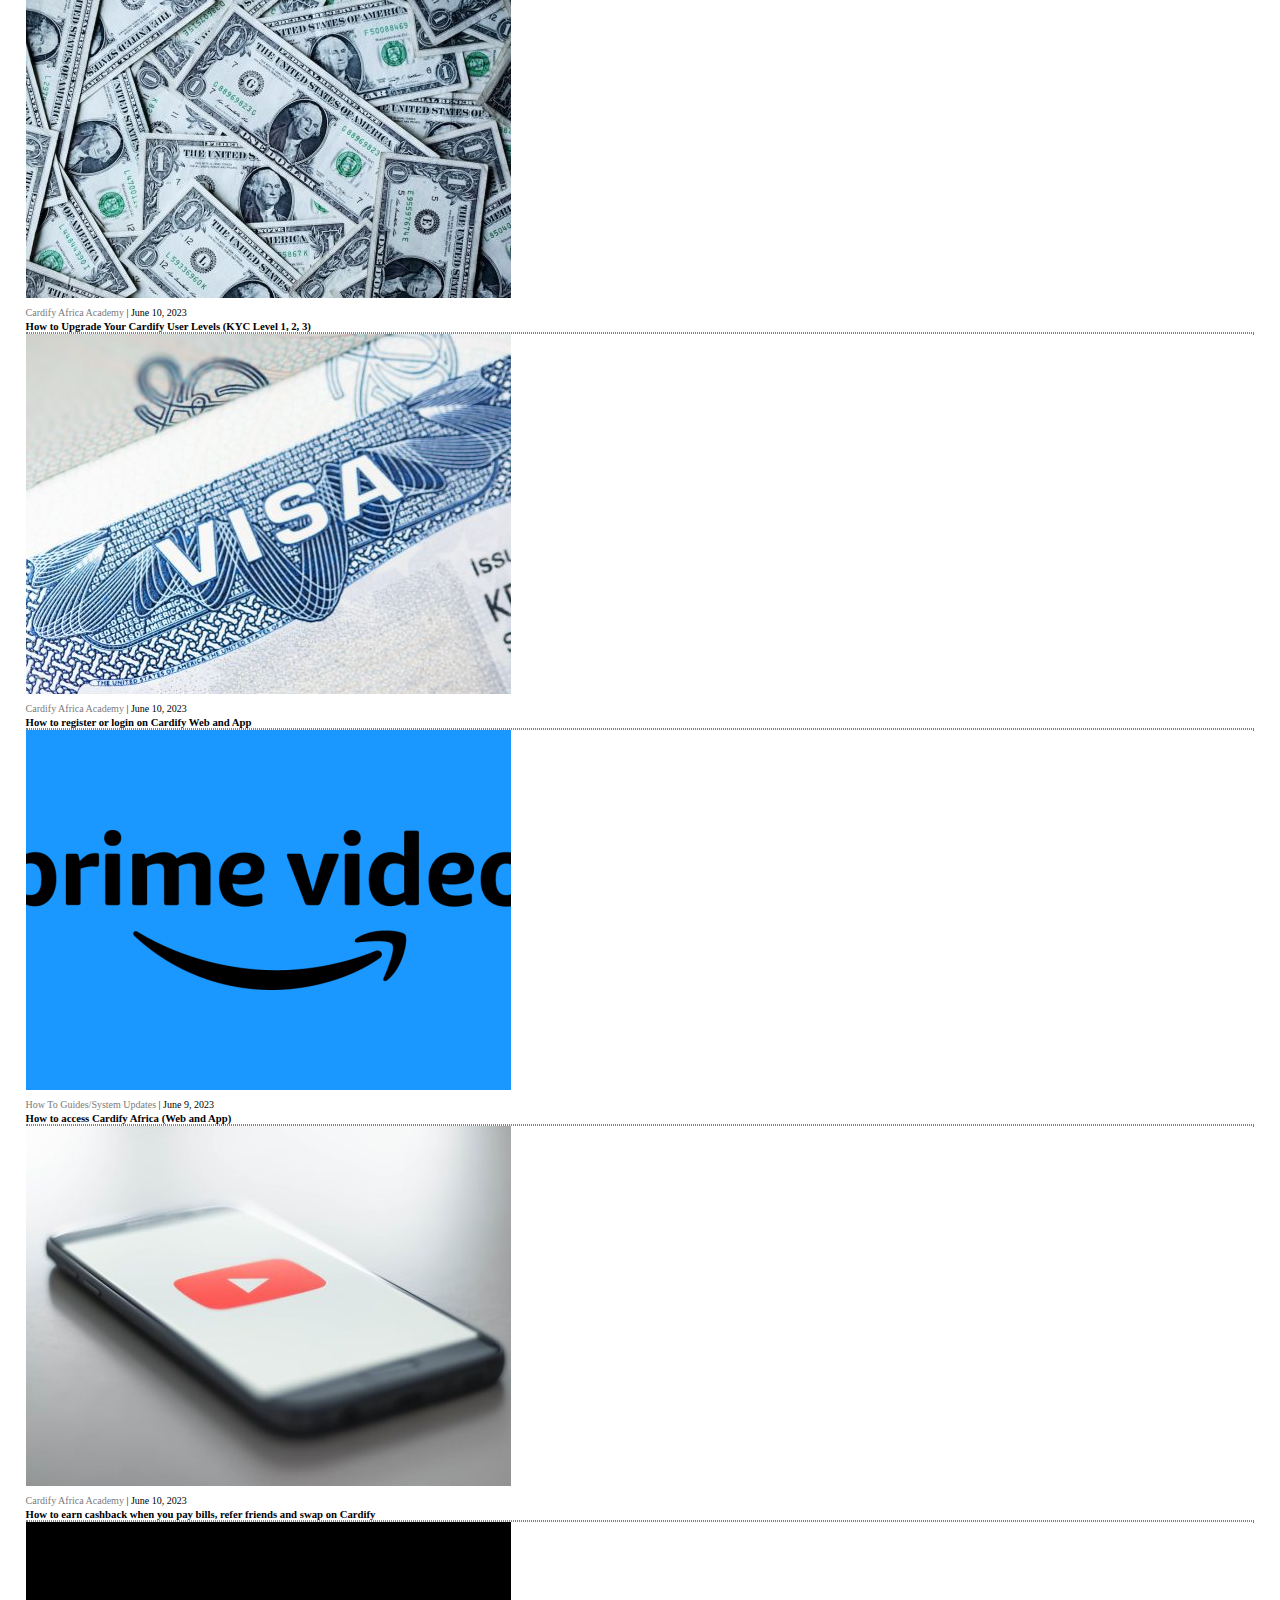
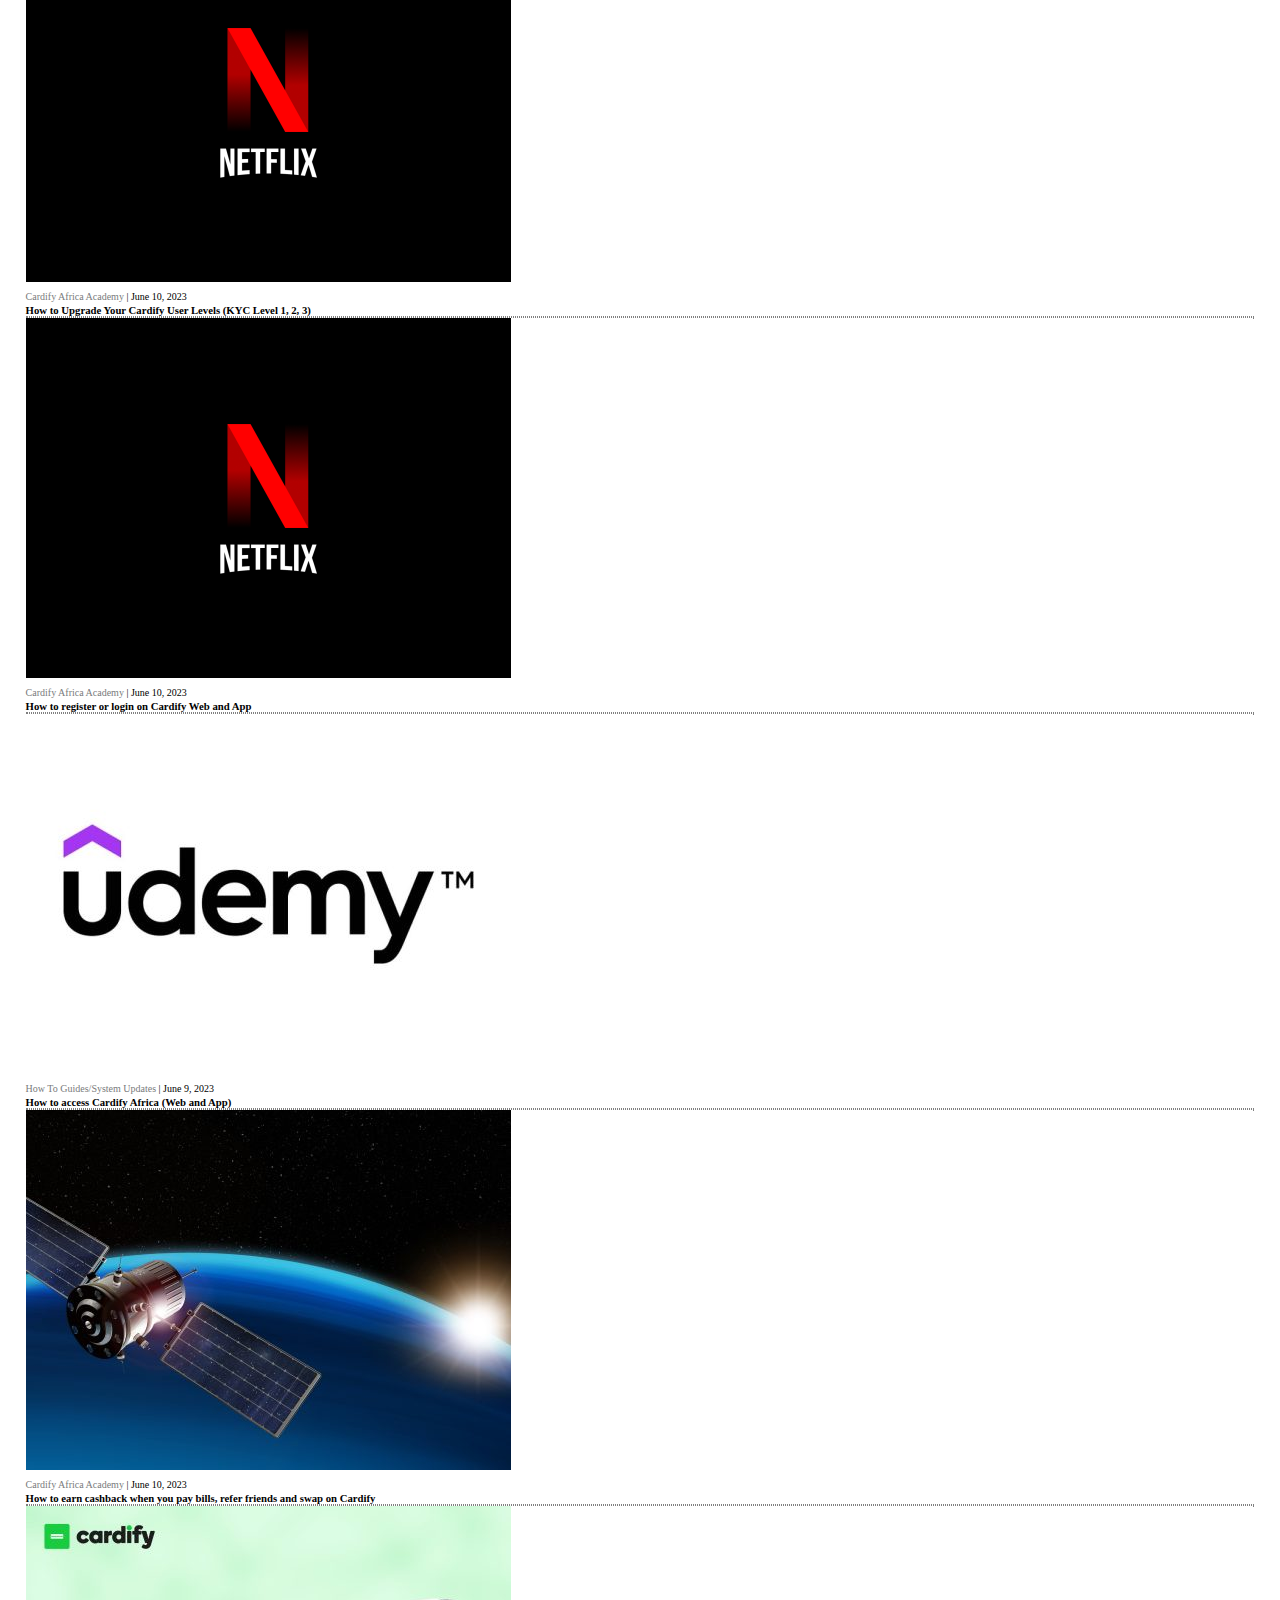
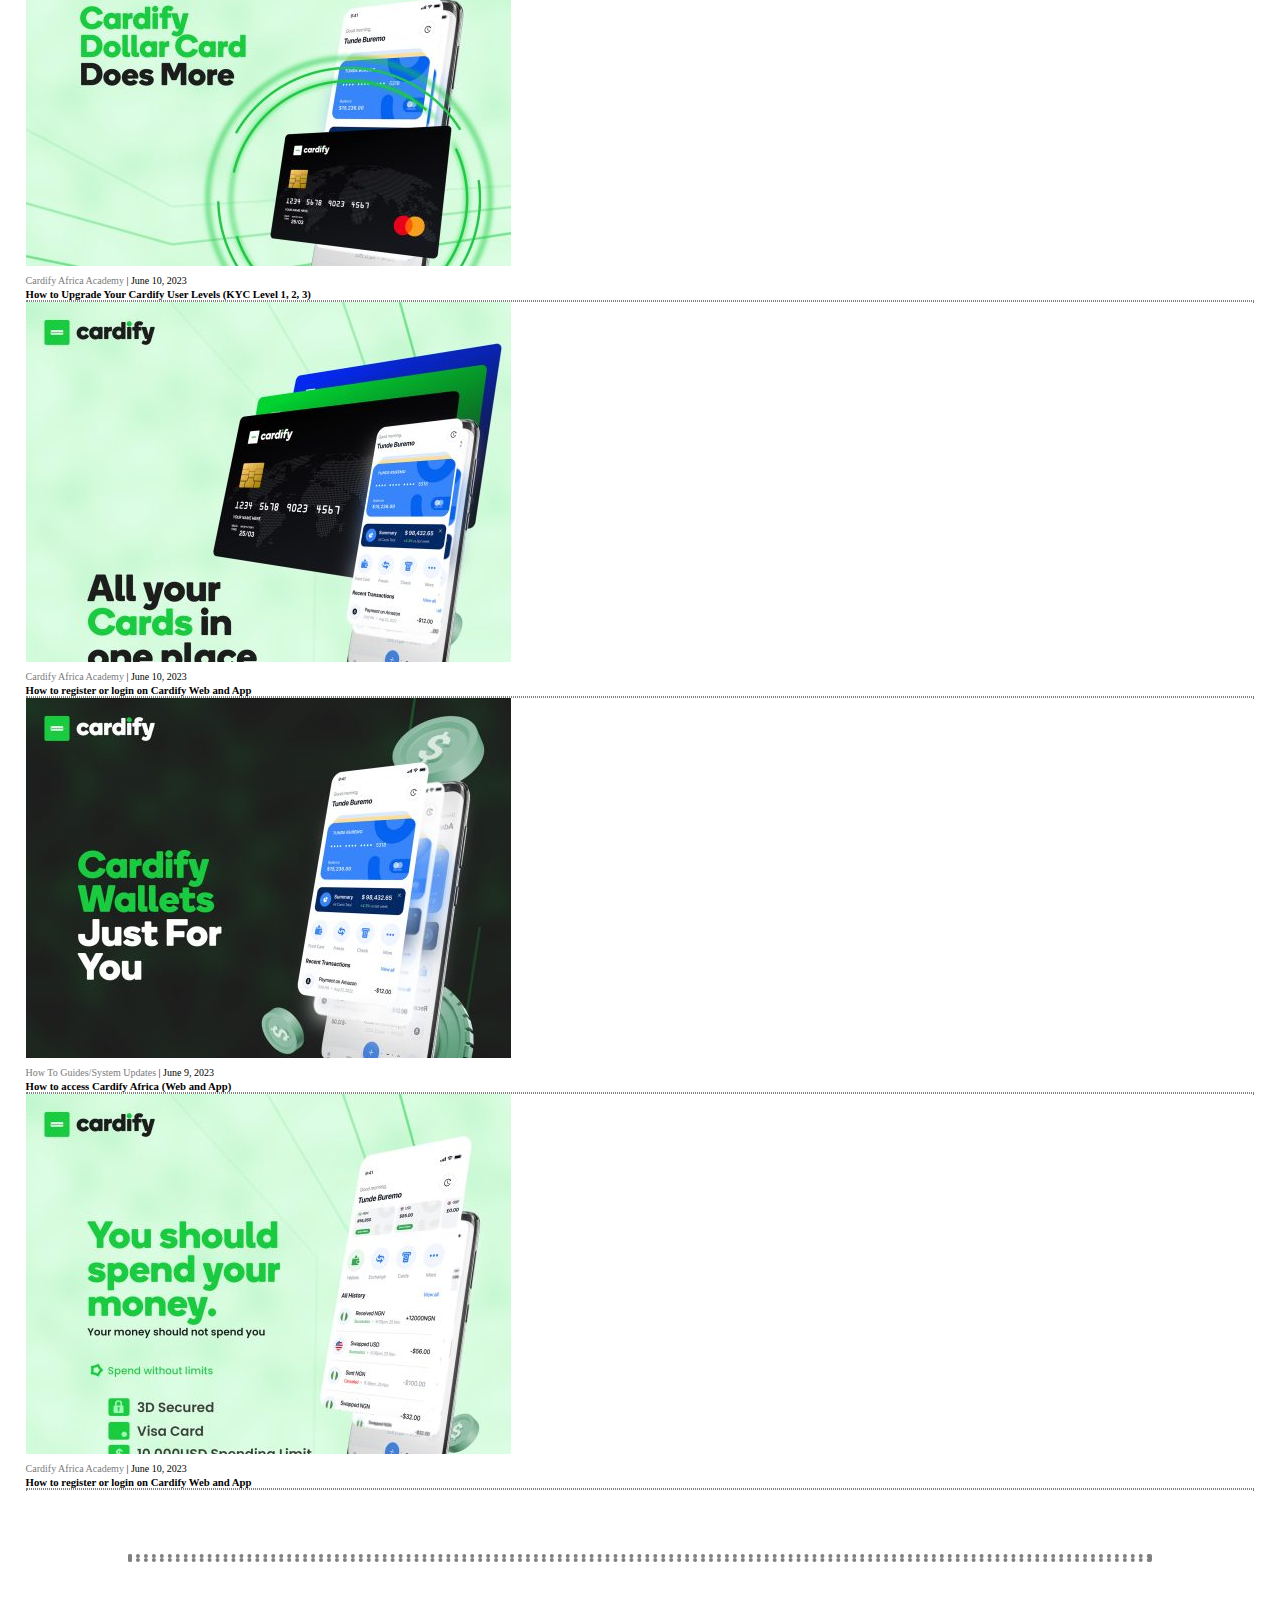
<file: third-page/index.html>
<!DOCTYPE html>
<html lang="en">
<head>
    <meta charset="UTF-8">
    <meta name="viewport" content="width=device-width, initial-scale=1.0">
    <title>third page</title>
    <link href="https://cdn.jsdelivr.net/npm/bootstrap@5.3.1/dist/css/bootstrap.min.css" rel="stylesheet" integrity="sha384-4bw+/aepP/YC94hEpVNVgiZdgIC5+VKNBQNGCHeKRQN+PtmoHDEXuppvnDJzQIu9" crossorigin="anonymous">
    <link rel="shortcut icon" href="./Images/footer-thumb2.png" type="image/x-icon">
    <link rel="stylesheet" href="https://cdn.jsdelivr.net/npm/bootstrap-icons@1.11.0/font/bootstrap-icons.css">    <link rel="stylesheet" href="../CSS/index.css">
    <link rel="stylesheet" href="../CSS/third.css">
    <link rel="stylesheet" href="../styles/query.css">
</head>
<body>
    <header>
        <nav>
          <div class="nav-inner">
            <img src="../Images/Cardify Logo Variant.png" class="nav-logo" alt="cardify-logo">
            <ul class="nav-links">
              <li><a href="#">Home</a></li>
              <li class="dropdown"><a href="#">Systems <i class="bi bi-chevron-down fs-6"></i></a>
                <div class="dropdown-container">
                  
                </div>
              </li>
              <li><a href="#">Learn <i class="bi bi-chevron-down fs-6"></i></a></li>
              <li><a href="#">Company <i class="bi bi-chevron-down fs-6"></i></a></li>
            </ul>
            <div class="nav-btn-div">
              <span>Log in</span>
              <a href="#"><Button>Sign up</Button></a>
            </div>
            <div id="nav-menu-bar">
              <a href="#"><Button class="nav-btn">Sign up</Button></a>
              <i class="bi bi-filter-right fs-1" style="color: rgb(122, 188, 24);"></i>
            </div>
          </div>
        </nav>
      </header>
        <div class="container-fluid mt-5">
        <h2>How To Use Cardify</h2>
        <div class="row row-cols-1 row-cols-xs-2 row-cols-sm-2 row-cols-md-3 row-cols-lg-6 g-4">
            <div class="col">
              <div class="card h-100">
                <img src="../Images/26-3-copy-ii-485x360.jpg" class="card-img-top" alt="...">
                <div class="card-body">
                  <p class="card-text"><small class="text-body-secondary"><a href="#">Announcements</a> | August 21, 2023</small></p>
                  <h6 class="card-title"><a href="">Unveiling Cardify Version 1.4: Elevating Your Experience with Cardify! </a></h6>
                </div>
                <hr>
              </div>
            </div>
            <div class="col">
              <div class="card h-100">
                <img src="../Images/6-485x360.jpg" class="card-img-top" alt="...">
                <div class="card-body">
                  <p class="card-text"><small class="text-body-secondary"><a href="#">Cardify Africa Academy</a> | June 10, 2023</small></p>
                  <h6 class="card-title"><a href="#">How to swap pairs on Cardify</a></h6>
                </div>
                <hr>
              </div>
            </div>
            <div class="col">
              <div class="card h-100">
                <img src="../Images/13-6-485x360.jpg" class="card-img-top" alt="...">
                <div class="card-body">
                    <p class="card-text"><small class="text-body-secondary"><a href="#">Cardify Africa Academy</a> | June 10, 2023</small></p>
                    <h6 class="card-title"><a href="#">How to Create, Fund a Dollar Card with NGN and USDT on Cardify</a></h6>
                </div>
                <hr>
              </div>
            </div>
            <div class="col">
              <div class="card h-100">
                <img src="../Images/28-2-485x360.jpg" class="card-img-top" alt="...">
                <div class="card-body">
                    <p class="card-text"><small class="text-body-secondary"><a href="#">Cardify Africa Academy</a> | June 10, 2023</small></p>
                    <h6 class="card-title"><a href="#">How to deposit and withdraw from Cardify NGN Wallet</a></h6>            
                </div>
                <hr>
              </div>
            </div>
            <div class="col">
                <div class="card h-100">
                  <img src="../Images/5-3-485x360.jpg" class="card-img-top" alt="...">
                  <div class="card-body">
                    <p class="card-text"><small class="text-body-secondary"><a href="#">Cardify Africa Academy</a> | June 10, 2023</small></p>
                    <h6 class="card-title"><a href="#">How to Deposit to and Withdraw from your Cardify USD Wallet</a></h6>              
                    </div>
                    <hr>
                </div>
              </div>
              <div class="col">
                <div class="card h-100">
                  <img src="../Images/13-485x360.jpg" class="card-img-top" alt="...">
                  <div class="card-body">
                    <p class="card-text"><small class="text-body-secondary"><a href="#">Bills System</a> | June 10, 2023</small></p>
                    <h6 class="card-title"><a href="#">How to Buy MTN, Airtel, 9mobile, Glo Airtime and Data in Nigeria with USDT and other stablecoins on Cardify</a></h6>
                  </div>
                  <hr>
                </div>
              </div>
        </div>
        <div class="row row-cols-1 row-cols-xs-2 row-cols-sm-2 row-cols-md-3 row-cols-lg-6 g-4">
            <div class="col">
              <div class="card h-100">
                <img src="../Images/15-1-485x360.jpg" class="card-img-top" alt="...">
                <div class="card-body">
                  <p class="card-text"><small class="text-body-secondary"><a href="#">Bills System</a> | June 10, 2023</small></p>
                  <h6 class="card-title"><a href="#">How to Buy MTN, Airtel, 9mobile, Glo Airtime and Data in Nigeria with NGN and USDT on Cardify </a></h6>
                </div>
                <hr>
              </div>
            </div>
            <div class="col">
              <div class="card h-100">
                <img src="../Images/21-485x360.jpg" class="card-img-top" alt="...">
                <div class="card-body">
                  <p class="card-text"><small class="text-body-secondary"><a href="#">Cardify Africa Academy</a> | June 10, 2023</small></p>
                  <h6 class="card-title"><a href="#">How to earn cashback when you pay bills, refer friends and swap on Cardify</a></h6>
                </div>
                <hr>
              </div>
            </div>
            <div class="col">
              <div class="card h-100">
                <img src="../Images/19-4-485x360.jpg" class="card-img-top" alt="...">
                <div class="card-body">
                    <p class="card-text"><small class="text-body-secondary"><a href="#">Cardify Africa Academy</a> | June 10, 2023</small></p>
                    <h6 class="card-title"><a href="#">How to Use the 2FA Lock and Biometric Features on Cardify Africa</a></h6>
                </div>
                <hr>
              </div>
            </div>
            <div class="col">
              <div class="card h-100">
                <img src="../Images/21_5-485x360.jpg" class="card-img-top" alt="...">
                <div class="card-body">
                    <p class="card-text"><small class="text-body-secondary"><a href="#">Cardify Africa Academy</a> | June 10, 2023</small></p>
                    <h6 class="card-title"><a href="#">How to Use Two-Factor Authentication (2FA) on Cardify Africa: A Level 2 Requirement</a></h6>            
                </div>
                <hr>
              </div>
            </div>
            <div class="col">
                <div class="card h-100">
                  <img src="../Images/25-1-485x360.jpg" class="card-img-top" alt="...">
                  <div class="card-body">
                    <p class="card-text"><small class="text-body-secondary"><a href="#">Cardify Africa Academy</a> | June 10, 2023</small></p>
                    <h6 class="card-title"><a href="#">How to Upgrade Your Cardify User Levels (KYC Level 1, 2, 3)</a></h6>              
                    </div>
                    <hr>
                </div>
              </div>
              <div class="col">
                <div class="card h-100">
                  <img src="../Images/20-1-485x360.jpg" class="card-img-top" alt="...">
                  <div class="card-body">
                    <p class="card-text"><small class="text-body-secondary"><a href="#">Cardify Africa Academy</a> | June 10, 2023</small></p>
                    <h6 class="card-title"><a href="#">How to register or login on Cardify Web and App</a></h6>
                  </div>
                  <hr>
                </div>
              </div>
        </div>
        <div class="row row-cols-1 row-cols-xs-2 row-cols-sm-2 row-cols-md-3 row-cols-lg-6 g-4">
            <div class="col">
              <div class="card h-100">
                <img src="../Images/02_1-485x360.jpg" class="card-img-top" alt="...">
                <div class="card-body">
                  <p class="card-text"><small class="text-body-secondary"><a href="#">How To Guides/System Updates</a> | June 9, 2023</small></p>
                  <h6 class="card-title"><a href="#">How to access Cardify Africa (Web and App) </a></h6>
                </div>
                <hr>
              </div>
            </div>
        </div>
        <div class="horizontal-line">
            <hr>
        </div>
    </div>
    <div class="container-fluid">
        <h2>General</h2>
        <div class="row row-cols-1 row-cols-xs-2 row-cols-sm-2 row-cols-md-4 row-cols-lg-4 g-4">
            <div class="col">
              <div class="card h-100">
                <img src="../Images/paypal-title-485x360.jpg" class="card-img-top" alt="...">
                <div class="card-body">
                  <p class="card-text"><small class="text-body-secondary"><a href="#">Announcements</a> | August 21, 2023</small></p>
                  <h6 class="card-title"><a href="">Unveiling Cardify Version 1.4: Elevating Your Experience with Cardify! </a></h6>
                </div>
                <hr>
              </div>
            </div>
            <div class="col">
              <div class="card h-100">
                <img src="../Images/spotify-485x360.png" class="card-img-top" alt="...">
                <div class="card-body">
                  <p class="card-text"><small class="text-body-secondary"><a href="#">Cardify Africa Academy</a> | June 10, 2023</small></p>
                  <h6 class="card-title"><a href="#">How to swap pairs on Cardify</a></h6>
                </div>
                <hr>
              </div>
            </div>
            <div class="col">
              <div class="card h-100">
                <img src="../Images/page2-pix.jpg" class="card-img-top" alt="...">
                <div class="card-body">
                    <p class="card-text"><small class="text-body-secondary"><a href="#">Cardify Africa Academy</a> | June 10, 2023</small></p>
                    <h6 class="card-title"><a href="#">How to Create, Fund a Dollar Card with NGN and USDT on Cardify</a></h6>
                </div>
                <hr>
              </div>
            </div>
              <div class="col">
                <div class="card h-100">
                  <img src="../Images/20-1-485x360.jpg" class="card-img-top" alt="...">
                  <div class="card-body">
                    <p class="card-text"><small class="text-body-secondary"><a href="#">Bills System</a> | June 10, 2023</small></p>
                    <h6 class="card-title"><a href="#">How to Buy MTN, Airtel, 9mobile, Glo Airtime and Data in Nigeria with USDT and other stablecoins on Cardify</a></h6>
                  </div>
                  <hr>
                </div>
              </div>
        </div>
        <div class="row row-cols-1 row-cols-xs-2 row-cols-sm-2 row-cols-md-4 row-cols-lg-4 g-4">
            <div class="col">
              <div class="card h-100">
                <img src="../Images/en-us-large@1x-485x360.jpeg" class="card-img-top" alt="...">
                <div class="card-body">
                  <p class="card-text"><small class="text-body-secondary"><a href="#">Bills System</a> | June 10, 2023</small></p>
                  <h6 class="card-title"><a href="#">How to Buy MTN, Airtel, 9mobile, Glo Airtime and Data in Nigeria with NGN and USDT on Cardify </a></h6>
                </div>
                <hr>
              </div>
            </div>
            <div class="col">
              <div class="card h-100">
                <img src="../Images/amazon-485x360.jpg" class="card-img-top" alt="...">
                <div class="card-body">
                  <p class="card-text"><small class="text-body-secondary"><a href="#">Cardify Africa Academy</a> | June 10, 2023</small></p>
                  <h6 class="card-title"><a href="#">How to earn cashback when you pay bills, refer friends and swap on Cardify</a></h6>
                </div>
                <hr>
              </div>
            </div>
            <div class="col">
                <div class="card h-100">
                  <img src="../Images/dolapo-485x360.jpeg" class="card-img-top" alt="...">
                  <div class="card-body">
                    <p class="card-text"><small class="text-body-secondary"><a href="#">Cardify Africa Academy</a> | June 10, 2023</small></p>
                    <h6 class="card-title"><a href="#">How to Upgrade Your Cardify User Levels (KYC Level 1, 2, 3)</a></h6>              
                    </div>
                    <hr>
                </div>
              </div>
              <div class="col">
                <div class="card h-100">
                  <img src="../Images/american-visa-closeup-2022-10-19-22-38-44-utc-485x360.jpg" class="card-img-top" alt="...">
                  <div class="card-body">
                    <p class="card-text"><small class="text-body-secondary"><a href="#">Cardify Africa Academy</a> | June 10, 2023</small></p>
                    <h6 class="card-title"><a href="#">How to register or login on Cardify Web and App</a></h6>
                  </div>
                  <hr>
                </div>
              </div>
        </div>
        <div class="row row-cols-1 row-cols-xs-2 row-cols-sm-2 row-cols-md-4 row-cols-lg-4 g-4">
            <div class="col">
              <div class="card h-100">
                <img src="../Images/Amazon-485x360.png" class="card-img-top" alt="...">
                <div class="card-body">
                  <p class="card-text"><small class="text-body-secondary"><a href="#">How To Guides/System Updates</a> | June 9, 2023</small></p>
                  <h6 class="card-title"><a href="#">How to access Cardify Africa (Web and App) </a></h6>
                </div>
                <hr>
              </div>
            </div>
            <div class="col">
                <div class="card h-100">
                  <img src="../Images/christian-wiediger-usWE9pOuTfE-unsplash-485x360.jpg" class="card-img-top" alt="...">
                  <div class="card-body">
                    <p class="card-text"><small class="text-body-secondary"><a href="#">Cardify Africa Academy</a> | June 10, 2023</small></p>
                    <h6 class="card-title"><a href="#">How to earn cashback when you pay bills, refer friends and swap on Cardify</a></h6>
                  </div>
                  <hr>
                </div>
              </div>
              <div class="col">
                  <div class="card h-100">
                    <img src="../Images/image_processing20211110-9918-1iueugi-1-485x360.png" class="card-img-top" alt="...">
                    <div class="card-body">
                      <p class="card-text"><small class="text-body-secondary"><a href="#">Cardify Africa Academy</a> | June 10, 2023</small></p>
                      <h6 class="card-title"><a href="#">How to Upgrade Your Cardify User Levels (KYC Level 1, 2, 3)</a></h6>              
                      </div>
                      <hr>
                  </div>
                </div>
                <div class="col">
                  <div class="card h-100">
                    <img src="../Images/image_processing20211110-9918-1iueugi-1-485x360.png" class="card-img-top" alt="...">
                    <div class="card-body">
                      <p class="card-text"><small class="text-body-secondary"><a href="#">Cardify Africa Academy</a> | June 10, 2023</small></p>
                      <h6 class="card-title"><a href="#">How to register or login on Cardify Web and App</a></h6>
                    </div>
                    <hr>
                  </div>
                </div>
            </div>
            <div class="row row-cols-1 row-cols-xs-2 row-cols-sm-2 row-cols-md-4 row-cols-lg-4 g-4">
                <div class="col">
                  <div class="card h-100">
                    <img src="../Images/Udemy-485x360.jpg" class="card-img-top" alt="...">
                    <div class="card-body">
                      <p class="card-text"><small class="text-body-secondary"><a href="#">How To Guides/System Updates</a> | June 9, 2023</small></p>
                      <h6 class="card-title"><a href="#">How to access Cardify Africa (Web and App) </a></h6>
                    </div>
                    <hr>
                  </div>
                </div>
                <div class="col">
                    <div class="card h-100">
                      <img src="../Images/3d-illustration-of-satellite-orbiting-the-earth-2021-08-26-22-28-53-utc-485x360.jpg" class="card-img-top" alt="...">
                      <div class="card-body">
                        <p class="card-text"><small class="text-body-secondary"><a href="#">Cardify Africa Academy</a> | June 10, 2023</small></p>
                        <h6 class="card-title"><a href="#">How to earn cashback when you pay bills, refer friends and swap on Cardify</a></h6>
                      </div>
                      <hr>
                    </div>
                  </div>
                  <div class="col">
                      <div class="card h-100">
                        <img src="../Images/17-6-485x360.jpg" class="card-img-top" alt="...">
                        <div class="card-body">
                          <p class="card-text"><small class="text-body-secondary"><a href="#">Cardify Africa Academy</a> | June 10, 2023</small></p>
                          <h6 class="card-title"><a href="#">How to Upgrade Your Cardify User Levels (KYC Level 1, 2, 3)</a></h6>              
                          </div>
                          <hr>
                      </div>
                    </div>
                    <div class="col">
                      <div class="card h-100">
                        <img src="../Images/10-6-485x360.jpg" class="card-img-top" alt="...">
                        <div class="card-body">
                          <p class="card-text"><small class="text-body-secondary"><a href="#">Cardify Africa Academy</a> | June 10, 2023</small></p>
                          <h6 class="card-title"><a href="#">How to register or login on Cardify Web and App</a></h6>
                        </div>
                        <hr>
                      </div>
                    </div>
                </div>
                <div class="row row-cols-1 row-cols-xs-2 row-cols-sm-2 row-cols-md-4 row-cols-lg-4 g-4">
                    <div class="col">
                      <div class="card h-100">
                        <img src="../Images/5-3-485x360.jpg" class="card-img-top" alt="...">
                        <div class="card-body">
                          <p class="card-text"><small class="text-body-secondary"><a href="#">How To Guides/System Updates</a> | June 9, 2023</small></p>
                          <h6 class="card-title"><a href="#">How to access Cardify Africa (Web and App) </a></h6>
                        </div>
                        <hr>
                      </div>
                    </div>
                        <div class="col">
                          <div class="card h-100">
                            <img src="../Images/14-6-485x360.jpg" class="card-img-top" alt="...">
                            <div class="card-body">
                              <p class="card-text"><small class="text-body-secondary"><a href="#">Cardify Africa Academy</a> | June 10, 2023</small></p>
                              <h6 class="card-title"><a href="#">How to register or login on Cardify Web and App</a></h6>
                            </div>
                            <hr>
                          </div>
                        </div>
                    </div>
                </div>
            </div>
        </div>
        <hr style="border: 4px dotted; width: 80%; margin: 4em auto;">
        <hr style="border: 4em solid black; margin: 4em 0;">
    </div>
    <footer>
        <div class="container-fluid">
          
          <div class="row">
            <div class="col column1">
                <img src="../Images/Cardify-Africa-Logo-All-White-272-by-90 (1).png" alt="">
              <img src="../Images/22 (2).jpg" style="width: 15em; margin-top: 6em;" alt="">
              <p>Subscribe to Cardify's newsletter</p>
              <form class="d-flex" role="email">
                <input class="form-control me-2" type="email" placeholder="Enter your email address
                " aria-label="Search">
                <button class="btn btn-success" type="submit">Subscribe
                </button>
              </form>
            </div>
            <div class="col column2">
              <div class="text-align">
                <div class="row">
                  <div class="col">
                    <ul>
                      <li>Systems</li>
                      <li><a href="#">Wallet</a></li>
                      <li><a href="#">Virtual Cards Page</a></li>
                      <li><a href="#">Bills Page</a></li>
                      <li><a href="#">Swap</a></li>
                      <li><a href="#">Gifts (Coming soon)</a></li>
                    </ul>
                  </div>
                  <div class="col">
                    <ul>
                      <li>Support</li>
                      <li><a href="#">Cardify Academy</a></li>
                      <li><a href="#">Knowledgebase</a></li>
                      <li><a href="#">How to's/System Updates</a></li>
                      <li><a href="#">Blog</a></li>
                      <li><a href="#">Support Linktr.ee</a></li>
                    </ul>
                  </div>
                  <div class="col">
                    <ul>
                      <li>Legal & Policies</li>
                      <li><a href="#">Privacy Policy</a></li>
                      <li><a href="#">Terms of use</a></li>
                      <li><a href="#">API Policy</a></li>
                      <li><a href="#">AML & KYC Policy</a></li>
                      <li><a href="#">Risk Warning</a></li>
                      <li><a href="#">Cookie Policy</a></li>
                    </ul>
                  </div>
                </div>
              </div>
            </div>
          </div>
        </div>
    </footer>      
</body>
<script src="https://cdn.jsdelivr.net/npm/bootstrap@5.3.1/dist/js/bootstrap.bundle.min.js" integrity="sha384-HwwvtgBNo3bZJJLYd8oVXjrBZt8cqVSpeBNS5n7C8IVInixGAoxmnlMuBnhbgrkm" crossorigin="anonymous"></script>
</html>
</file>
<file: CSS/forth-page.css>
* {
  padding: 0;
  margin: 0;
  list-style-type: none;
  box-sizing: border-box;
  text-decoration: none;
}

header nav {
  width: 90%;
  margin: 2em auto;
  background-color: #ffffff;
  padding: 1em 2em;
  border-radius: 3em;
  display: flex;
  align-items: center;
  justify-content: space-between;
  box-shadow: 1px 1px 0 0px rgb(186, 182, 182);
}
header nav img {
  width: 10em;
}
header nav div {
  display: flex;
  align-items: center;
  gap: 3em;
}
header nav div ul {
  display: flex;
  align-items: center;
  gap: 2em;
}
header nav div ul li a {
  color: rgb(0, 0, 0);
  text-decoration: none;
}
header nav div button {
  background-color: rgb(14, 136, 71);
  color: #ffffff;
  padding: 0.7em 1.7em;
  border: 0;
  border-radius: 2em;
}
header nav div .bi {
  display: none;
}

.sect-1 .container .row .column1 {
  margin-top: 4em;
}
.sect-1 .container .row .column1 button {
  border: 0;
  margin-bottom: 2em;
  background-color: rgb(183, 143, 121);
  padding: 0.5em 2em;
  border-radius: 2em;
}
.sect-1 .container .row .column1 button i {
  border: 0;
}
.sect-1 .container .row .column1 h1 {
  font-size: 5em;
  width: 14em;
  margin-left: 1.5em;
}
.sect-1 .container .row .column1 p {
  font-size: 1.8em;
  margin-top: 1em;
}
.sect-1 .container .row #page4-pix-container img {
  width: 50em;
}

.sect-2 marquee {
  margin-top: 4em;
  background-color: rgb(14, 136, 71);
  padding: 2em 3em 1em 3em;
  color: #ffffff;
  font-size: 1.7em;
  border-top-right-radius: 2em;
  border-top-left-radius: 2em;
}
.sect-2 .marquee-container {
  padding: 2em 6em;
  background-color: rgb(255, 247, 230);
  border-top-right-radius: 2em;
  border-top-left-radius: 2em;
}
.sect-2 .marquee-container h1 {
  font-size: 3em;
  text-justify: justify;
}

.sect-3 .container .row .column-2 .accordion {
  padding-bottom: 2em;
}

@media (max-width: 1440px) {
  .sect-1 .container .row .column1 {
    margin-top: -4em;
  }
  .sect-1 .container .row .column1 h1 {
    margin-left: 2em !important;
    font-size: 4.5em;
    width: 12em;
  }
  .sect-1 .container .row .column1 p {
    font-size: 1.8em;
    margin-top: 1em;
  }
}
@media (max-width: 1200px) {
  .sect-1 .container .row .column1 {
    margin-top: -4em;
  }
  .sect-1 .container .row .column1 h1 {
    font-size: 3.5em;
    width: 15em;
  }
  .sect-1 .container .row .column1 p {
    font-size: 1.8em;
    margin-top: 1em;
  }
}
@media (max-width: 1025px) {
  .sect-1 .container .row .column1 {
    margin-top: -4em;
  }
  .sect-1 .container .row .column1 h1 {
    font-size: 4.5em;
    width: 12em;
    margin-left: -1px !important;
  }
  .sect-1 .container .row .column1 p {
    font-size: 1.8em;
    margin-top: 1em;
  }
}
@media (max-width: 800px) {
  nav {
    width: 80px;
    margin: auto;
  }
  .sect-1 .container .row .column1 {
    margin-top: -4em;
  }
  .sect-1 .container .row .column1 h1 {
    font-size: 4em;
    width: 10em;
    margin-left: -1px !important;
  }
  .sect-1 .container .row .column1 p {
    font-size: 1.8em;
    margin-top: 1em;
  }
  .sect-1 .container .row #page4-pix-container img {
    width: 30em;
  }
}
@media (max-width: 769px) {
  header nav {
    margin: 2em auto;
  }
  header nav img {
    width: 8em;
  }
  header nav div {
    display: flex;
    align-items: center;
    gap: 3em;
  }
  header nav div ul {
    display: none;
  }
  header nav div .bi {
    display: block;
  }
  .sect-1 .container .row .column1 {
    margin-top: 4em;
  }
  .sect-1 .container .row .column1 h1 {
    font-size: 3em;
    width: 12em;
  }
  .sect-1 .container .row .column1 p {
    font-size: 1.4em;
  }
  .sect-1 .container .row #page4-pix-container img {
    width: 35em;
  }
  .accordion {
    width: 100% !important;
  }
}
@media (max-width: 426px) {
  header nav {
    margin: 2em auto;
  }
  header nav img {
    width: 8em;
  }
  header nav div ul {
    display: none;
  }
  header nav div button {
    display: none;
  }
  header nav div .bi {
    display: block;
  }
  .sect-1 .container .row .column1 {
    margin-top: 4em;
  }
  .sect-1 .container .row .column1 h1 {
    font-size: 2em;
    width: 8em;
  }
  .sect-1 .container .row .column1 p {
    font-size: 1.4em;
  }
  .sect-1 .container .row #page4-pix-container img {
    width: 20em;
    margin-left: -2em;
  }
}
@media (max-width: 376px) {
  .sect-1 .container .row .column1 {
    margin-top: 4em;
  }
  .sect-1 .container .row .column1 button {
    width: 19em;
    margin-left: -3em;
  }
  .sect-1 .container .row .column1 h1 {
    font-size: 1.8em;
    width: 14em;
    margin-left: -3em !important;
  }
  .sect-1 .container .row .column1 p {
    font-size: 1em;
    width: 15em;
  }
  .sect-1 .container .row #page4-pix-container img {
    width: 15em;
    margin-left: -2em;
  }
}
@media (max-width: 321px) {
  .sect-1 .container .row .column1 {
    margin-top: 4em;
  }
  .sect-1 .container .row .column1 button {
    width: 15em;
    margin-left: -3em;
  }
  .sect-1 .container .row .column1 h1 {
    font-size: 1.8em;
    width: 10em;
    margin-left: -3em !important;
  }
  .sect-1 .container .row .column1 p {
    font-size: 1em;
    width: 10em;
  }
  .sect-1 .container .row #page4-pix-container img {
    width: 15em;
    margin-left: -2em;
  }
}
</file>
<file: CSS/index-query.css>
@media (max-width: 1440px) {
  section {
    width: 100%;
    margin: 12% auto 0;
    display: flex;
    align-items: center;
    justify-content: center;
    padding: 0 4em;
  }
  section .hero-col1 .hero-text-container h1 {
    font-size: 4em;
    font-weight: 600;
  }
  section .hero-col1 .hero-text-container p {
    font-size: 1.2em;
    line-height: 1.2;
    padding-top: 2em;
    text-justify: center;
  }
  section .hero-col1 .hero-text-container .google-store {
    width: 15em;
  }
  section .hero-col1 .hero-text-container .app-store {
    width: 15em;
  }
  section .hero-col1 .hero-btn {
    padding-top: 2em;
  }
  section .hero-col1 .hero-btn img {
    width: 15em;
  }
  section .hero-col1 .hero-btn .hero-btn2 {
    margin-left: 2em;
  }
  section .hero-col1 .msg-hero-icon-container {
    display: flex;
    gap: 10em;
    margin-top: 4em;
  }
  section .hero-col2 .hero-image {
    margin-top: -8%;
    width: 35em;
  }
  section .sect-inner .cards .card {
    width: 20em;
  }
  section .sect-inner .display-picture {
    width: 200em;
  }
  section .sect-inner .cards .card {
    width: 15em;
  }
  section .sect-inner .display-picture {
    width: 12em;
  }
  section .sect-inner .display-picture .card .card-body .gif {
    width: 30em;
  }
}
@media (max-width: 1382px) {
  section .sect-inner .cards .card {
    width: 20em;
  }
  section .sect-inner .display-picture {
    width: 80em;
  }
  section .sect-inner .display-picture .gif {
    width: 10em;
  }
}
@media (max-width: 1200px) {
  header nav {
    width: 95%;
  }
  section .hero-col2 {
    width: 30%;
    padding-top: 10em;
  }
}
@media (max-width: 1024px) {
  .alert {
    width: 100%;
  }
  header nav {
    min-width: 100%;
  }
  header nav .nav-links {
    padding-top: 1em;
  }
  section .row #section-2-col1 .hero-btn {
    display: flex;
  }
  section .row #section-2-col1 .hero-btn .google-store {
    width: 12em;
  }
  section .row #section-2-col1 .hero-btn .app-store {
    width: 12em;
  }
  section .img-fluid {
    padding-top: 5em;
  }
  section .sect-inner .cards .card {
    width: 15em;
  }
  section .sect-inner .display-picture {
    width: 12em;
  }
  section .sect-inner .display-picture .card .card-body .gif {
    width: 30em;
  }
  section .container .row col .wallet-pix {
    width: 10em;
  }
  section .container .sect-text .d-flex {
    gap: 1.5em;
    padding-top: 1.2em;
  }
}
@media (max-width: 910px) {
  header nav .nav-links :nth-of-type(4) {
    display: none;
  }
}
@media (max-width: 768px) {
  .alert {
    width: 100%;
  }
  header nav {
    width: 100%;
    margin: auto;
  }
  header nav .nav-links {
    display: none !important;
  }
  header nav .nav-btn-div {
    display: none;
  }
  header nav .nav-btn-div .nav-btn {
    margin-left: 50%;
  }
  header nav #nav-menu-bar {
    display: flex !important;
    gap: 5em;
  }
  section {
    width: 95%;
    margin: 0 auto;
  }
  section .row .section-2-col1 .hero-btn {
    display: flex;
  }
  section .row .section-2-col1 .hero-btn .google-store {
    width: 5em;
  }
  section .row .section-2-col1 .hero-btn .app-store {
    width: 5em;
  }
}
</file>
<file: CSS/index.css>
* {
  margin: 0;
  padding: 0;
  box-sizing: border-box;
  list-style-type: none;
}

header nav {
  width: 90%;
  margin: auto;
  border-radius: 1em;
  background-color: rgb(238, 253, 248);
}
header nav .nav-inner {
  display: flex;
  align-items: center;
  justify-content: space-between;
  padding: 0.6em 0.9em;
}
header nav .nav-inner .nav-logo {
  width: 7em;
}
header nav .nav-inner .nav-links {
  display: flex;
  align-items: center;
  justify-content: center;
  gap: 3em;
}
header nav .nav-inner .nav-links li a {
  text-decoration: none;
  color: rgb(27, 26, 26);
  font-size: 1.2em;
  font-weight: 500;
}
header nav .nav-inner .nav-links li .dropdown-container {
  position: absolute;
}
header nav .nav-inner .nav-links li .dropdown-container .drop-menu {
  display: none;
  position: absolute;
}
header nav .nav-inner .nav-links li .dropdown-container .drop-menu li {
  display: flex;
}
header nav .nav-inner .nav-links li .dropdown-container .drop-menu li a img {
  width: 2em;
}
header nav .nav-inner .nav-links .dropdown:hover .dropdown-container .drop-menu {
  display: grid;
  grid-template-columns: 1fr 1fr 1fr;
}
header nav .nav-inner .nav-btn-div span {
  color: rgb(27, 26, 26);
  font-size: 1.4em;
  font-weight: 500;
}
header nav .nav-inner .nav-btn-div button {
  padding: 0.7em 1em;
  background-color: rgb(24, 204, 63);
  border: 0;
  color: #ffffff;
  font-size: 1.3em;
}
header nav .nav-inner #nav-menu-bar {
  display: none;
}
header nav .nav-inner #nav-menu-bar .nav-btn {
  width: 6em;
  padding: 0.7em 0;
  background-color: rgb(24, 204, 63);
  border: 0;
  color: #ffffff;
  font-size: 1.3em;
}

section section .row #section-2-col1 {
  padding-top: 5em;
  border: 2px solid red;
}
section section .row #section-2-col1 .hero-btn {
  display: flex;
}
section section .row #section-2-col1 .hero-btn .google-store {
  width: 13em;
}
section section .row #section-2-col1 .hero-btn .app-store {
  width: 15em;
}

section .container .row .box1 {
  border: 1px solid;
}
section .container strong {
  font-size: 4em;
}

section .sect-inner {
  width: 90%;
  margin: 0 auto;
}

section .container .sect-text .d-flex {
  gap: 1.5em;
  padding-top: 1.2em;
}

section .container .sect-text .d-flex {
  gap: 1.5em;
  padding-top: 1.2em;
}

section .row .column1 .card-icon {
  width: 6em;
  height: 5em;
}

.sect-7 {
  width: 90%;
  margin: 5em auto;
}
.sect-7 .inner-container {
  display: flex;
}
.sect-7 .inner-container .text-content {
  padding: 5em;
  line-height: 1.5;
}
.sect-7 .inner-container .sect7-pix {
  width: 40%;
  margin-top: -6em;
  margin-right: 6em;
}

.sect-8 {
  width: 90%;
  margin: auto;
}
.sect-8 .container .row .accordion-col {
  padding-top: 10em;
  padding-left: 5em;
}
.sect-8 .container .row .accordion-col #flush-collapseThree {
  background-color: rgb(248, 250, 249);
}

footer {
  color: #ffffff;
}
footer .container-fluid {
  border: 4px solid rgb(0, 0, 0);
  background-color: #000000;
  margin-top: 15em;
}
footer .container-fluid .container {
  width: 90%;
  margin: auto;
  background-color: rgb(8, 90, 52);
  border-radius: 1em;
  margin-bottom: 2em;
}
footer .container-fluid .container .container-content {
  color: #ffffff;
  text-align: center;
  padding: 5em;
  margin-top: -10em;
}
footer .container-fluid .row {
  margin-left: 4em;
}
footer .container-fluid .row .column1 {
  line-height: 7;
}
footer .container-fluid .row .column1 form input {
  padding: 1em;
  border: none;
  background-color: #434242;
}
footer .container-fluid .row .column1 form input .placeholder {
  color: #ffffff;
}
footer .container-fluid .row .column1 form button {
  margin-left: 1.5em;
  padding: 0 1em;
  border-radius: 0;
  background-color: rgb(18, 167, 51);
}
footer .container-fluid .row .column1 form button:hover {
  background-color: rgb(3, 50, 3);
  border: none;
}
footer .container-fluid .row .column2 {
  line-height: 3;
  margin-left: -5em;
}
footer .container-fluid .row .column2 .row .col ul li a {
  text-decoration: none;
  color: #ffffff;
}
footer .container-fluid .row .column2 .row .col ul li a:hover {
  color: #008000;
}
footer .container-fluid hr {
  width: 90%;
  margin: auto;
}
footer .container-fluid .post-footer-inner {
  padding: 3em 5em;
}
</file>
<file: CSS/second.css>
* {
  margin: 0;
  padding: 0;
  box-sizing: border-box;
  list-style-type: none;
}

.row .sect-1 {
  background-color: rgb(245, 245, 245);
  width: 100%;
  padding: 5em 0;
}

.section2-row {
  justify-content: space-between;
}
.section2-row .sect-2 {
  font-size: 1.3em;
  text-align: justify;
}
.section2-row .sect-2 strong a {
  text-decoration: none;
  color: rgb(0, 0, 0);
}
.section2-row .sect-2 hr {
  width: 11em;
}
.section2-row .sect-2b {
  padding-left: 7em;
}
.section2-row .sect-2b img {
  width: 40em;
}

.section3-row .sect-3-col1 h2 {
  font-weight: 650;
  font-size: 3em;
}
.section3-row .sect-3-col1 p a {
  text-decoration: none;
}
.section3-row .sect-3-col1 div button:hover {
  background-color: rgb(0, 0, 0);
  color: white;
}
.section3-row .sect-3-col2 .card {
  box-shadow: 0 4px 8px 0 rgba(0, 0, 0, 0.2), 0 6px 20px 0 rgba(0, 0, 0, 0.19);
  margin-bottom: 2em;
}
.section3-row .sect-3-col2 .card h5 {
  font-size: 2em;
  font-weight: 500;
  margin-bottom: -0.8em !important;
}
.section3-row .sect-3-col2 .card .card-body .card-text .bi-arrow {
  margin-left: 2em !important;
}
.section3-row .sect-3-col2 .card .card-body .card-text span ul {
  display: flex;
}
.section3-row .sect-3-col2 .card .card-body .card-text span ul li {
  font-size: 8px;
}
.section3-row .sect-3-col2 .design {
  display: none;
}
.section3-row .sect-3-col2 .design-btn:hover .card {
  display: none;
}
.section3-row .sect-3-col2 .design-btn:hover .design {
  display: block;
}
.section3-row .sect-3-col2 .card:hover {
  background-color: rgb(22, 203, 62);
  color: white;
}
.section3-row .sect-3-col2 .card:hover .bi-dot {
  color: black;
}
.section3-row .sect-3-col2 .card:hover p {
  color: white;
}

.container .section4-row .sect-4 h1 {
  font-size: 3em;
  font-weight: 500 !important;
}
.container .section4-row .icons-text {
  display: grid;
  grid-template-columns: 1fr 1fr 1fr;
  margin-top: 2em;
}

@media (max-width: 1400px) {
  .section2-row .sect-2b {
    padding-left: 2em !important;
  }
  .section2-row .sect-2b img {
    width: 30em !important;
  }
  .sect-2 {
    font-size: 1em !important;
  }
  button {
    padding: 0px !important;
  }
  .card {
    margin-left: 3em;
  }
}
@media (max-width: 1000px) {
  .section2-row .sect-2b {
    padding-left: 1em !important;
  }
  .section2-row .sect-2b img {
    width: 25em !important;
  }
  .sect-2 {
    font-size: 0.8em !important;
  }
}
@media (max-width: 769px) {
  .section2-row {
    display: block !important;
  }
  .sect-2 {
    width: 95%;
    margin: auto;
    font-size: 1.3em !important;
  }
  .section2-row .sect-2b img {
    width: 35em !important;
  }
  .container .section3-row {
    display: block;
  }
  .container .section3-row .sect-3-col1 .btn-div {
    width: 40em;
    margin-left: -2em;
  }
  button {
    padding: 1em 3em;
    margin-left: 2em;
  }
  .card {
    width: 40em !important;
    margin-left: -0.5em;
  }
  .bi-arrow-right-square-fill {
    margin-left: 17em;
  }
  .card-title {
    padding-bottom: 1em;
  }
  .icons-text {
    display: block !important;
  }
}
@media (max-width: 635px) {
  .sect-2 {
    width: 95%;
    margin: auto;
    font-size: 1.2em !important;
  }
  .section2-row .sect-2b img {
    width: 35em !important;
  }
  .container .section3-row .sect-3-col1 .btn-div {
    width: 10em;
    display: flex !important;
    margin-left: -2em;
  }
  button {
    margin-left: 0.5em;
  }
  .card {
    width: 34em !important;
    margin-left: -0.5em;
  }
  .bi-arrow-right-square-fill {
    margin-left: 14em;
  }
}
@media (max-width: 490px) {
  .section2-row .sect-2b img {
    width: 25em !important;
  }
  .card {
    width: 26em !important;
  }
  .container .section3-row .sect-3-col1 .btn-div {
    width: 25em;
    margin-left: -2em;
    flex-wrap: wrap;
  }
  .bi-arrow-right-square-fill {
    margin-left: 10em;
  }
  .container .section3-row .sect-3-col1 h6, p {
    width: 20em;
  }
  .container .section3-row .sect-3-col1 h6 {
    font-size: 2em;
    font-weight: 400;
  }
}
@media (max-width: 376px) {
  .section2-row .sect-2b img {
    width: 20em !important;
  }
  .card {
    width: 18em !important;
  }
  .card-title {
    font-size: 16px !important;
    font-weight: 400;
  }
  .bi-arrow-right-square-fill {
    margin-left: 8em;
  }
}
@media (max-width: 320px) {
  .section2-row .sect-2b img {
    width: 15em !important;
  }
  .sect-2 {
    font-size: 14px !important;
  }
  button {
    width: 8em !important;
  }
  footer .container-fluid .container .container-content h1 {
    font-size: 1.5em;
    width: 10em;
    text-align: center;
    margin-left: -3.5em;
  }
  .footer-header {
    font-size: 0.7em;
    width: 20em;
    margin-left: -6em;
  }
  .icon-container {
    width: 15em;
    margin-left: -5em;
  }
  .footer-icon {
    width: 2em;
  }
  .Subscribe-text {
    margin-left: -3.5em;
  }
  .post-footer-inner {
    font-size: 0.8em;
    margin-left: -4em;
  }
}
</file>
<file: styles/query.css>
@media (max-width: 1440px) {
    section {
      width: 100%;
      margin: 12% auto 0;
      display: flex;
      align-items: center;
      justify-content: center;
      padding: 0 4em;
    }
    section .hero-col1 .hero-text-container h1 {
      font-size: 4em;
      font-weight: 600;
    }
    section .hero-col1 .hero-text-container p {
      font-size: 1.2em;
      line-height: 1.2;
      padding-top: 2em;
      text-justify: center;
    }
    section .hero-col1 .hero-text-container .google-store {
      width: 15em;
    }
    section .hero-col1 .hero-text-container .app-store {
      width: 15em;
    }
    section .hero-col1 .hero-btn {
      padding-top: 2em;
    }
    section .hero-col1 .hero-btn img {
      width: 15em;
    }
    section .hero-col1 .hero-btn .hero-btn2 {
      margin-left: 2em;
    }
    section .hero-col1 .msg-hero-icon-container {
      display: flex;
      gap: 10em;
      margin-top: 4em;
    }
    section .hero-col2 .hero-image {
      margin-top: -8%;
      width: 35em;
    }
    section .sect-inner .cards .card {
      width: 20em;
    }
    section .sect-inner .display-picture {
      width: 200em;
    }
    section .sect-inner .cards .card {
      width: 15em;
    }
    section .sect-inner .display-picture {
      width: 12em;
    }
    section .sect-inner .display-picture .card .card-body .gif {
      width: 30em;
    }
    .sect-8{
        width: 90%;
        margin: auto;
    }
    video{
        width: 35em !important;
        margin-left: -5em !important;

    }
  }
@media (max-width: 1382px) {
    section .sect-inner .cards .card {
      width: 20em;
    }
    section .sect-inner .display-picture {
      width: 80em;
    }
    section .sect-inner .display-picture .gif {
      width: 10em;
    }
  }
@media (max-width: 1200px) {
    header nav {
      width: 95%;
    }
    section .hero-col2 {
      width: 30%;
      padding-top: 10em;
    }
    .wallet-pix{
        width: 30em !important;
        /* margin-left: -2em; */
        margin-top: -8em ;
    }
    .text-heading{
        margin-top: -10em !important;
    }
  }
@media (max-width: 1025px) {
    .alert {
      width: 100%;
    }
    header nav {
      min-width: 100%;
    }
    header nav .nav-links {
      padding-top: 1em;
    }
    section .row #section-2-col1 .hero-btn {
      display: flex;
    }
    section .row #section-2-col1 .hero-btn .google-store {
      width: 12em;
    }
    section .row #section-2-col1 .hero-btn .app-store {
      width: 12em;
    }
    section .img-fluid {
      padding-top: 5em;
    }
    section .sect-inner .cards .card {
      width: 15em;
    }
    section .sect-inner .display-picture {
      width: 12em;
    }
    section .sect-inner .display-picture .card .card-body .gif {
      width: 30em;
    }
    section .container .row col .wallet-pix {
      width: 10em;
    }
    section .container .sect-text .d-flex {
      gap: 1.5em;
      padding-top: 1.2em;
    }
    .sect7-pix{
        width: 20%;
        margin-right: -5em !important;
    }
    video{
        width: 25em !important;
        /* height: 55vh !important; */
    }
    .accordion-col{
        width: 30em;
        /* padding-top: 10em; */
        /* padding-left: 5em; */
        float: right !important;
        margin-left: 24em;
        margin-top: -25em;
    }
    .sect-8-title{
        font-size: 1.5em;
        padding-bottom: 1em;
        margin-left: -3em;
    }
    .sect-8-text{
        text-align: start;
        margin-left: -4.2em;
    }

  }
@media (max-width: 910px) {
    header nav .nav-links :nth-of-type(4) {
      display: none;
    }
  }
@media (max-width: 769px) {
    .alert {
      width: 100%;
    }
    header nav {
      width: 100%;
      margin: auto;
    }
    header nav .nav-links {
      display: none !important;
    }
    header nav .nav-btn-div {
      display: none;
    }
    header nav .nav-btn-div .nav-btn {
      margin-left: 50%;
    }
    header nav #nav-menu-bar {
      display: flex !important;
      gap: 5em;
    }
    section {
      width: 95%;
      margin: 0 auto;
    }
    section .row .section-2-col1 .hero-btn {
      display: flex;
    }
    section .row .section-2-col1 .hero-btn .google-store {
      width: 5em;
    }
    section .row .section-2-col1 .hero-btn .app-store {
      width: 5em;
    }
    .wallet-pix{
        width: 90%;
        margin: auto;
        margin-top: 10em;
    }
    .text-heading{
        padding-top: 28% !important;
    }
    .sect7-pix{
        width: 27em;
        margin-right:0.5em !important;
        height: 45vh;
        margin-top: 3.5em !important;
    }
    .text-content{
        font-size: 0.8em;
        line-height: 1.2em;
    }
    .accordion-col{
        margin-top: 24em;
        margin-left: -18em;
        /* width: 90em !important; */
    }
    .sect-8-title{
        font-size: 1.8em;
        width: 20em;
        padding-left: 9px;
    }
    .sect-8-text{
        font-size: 1.1em;
        width: 40em;
    }
    video{
        width: 35em !important;
        margin-left: 0.2em !important;
    }
  }
@media (max-width: 426px) {
    .section{
        width: 90%;
    }
    .wallet-pix{
        width: 10px !important;
        margin-left: -10em !important;
    }
    .sect-7{
        width: 95%;
        margin: auto;
    }
    .inner-container{
    flex-wrap: wrap-reverse !important;
    /* display: none !important; */
    }
    .sect-pix{
        width: 60% !important;
    }
    .text-content{
        font-size: 1.5em;
    }
    video{
        width: 20em !important;
        margin-left: -5em !important;
    }
    .sect-8-text{
        width: 20em;
    }
    .accordion-col{
        width: 100% !important;
    }
  }
@media (max-width: 375px) {
    
  }
@media (max-width: 320px) {
    
  }
</file>
<file: CSS/third.css>
* {
  margin: 0;
  padding: 0;
  box-sizing: border-box;
  list-style-type: none;
  text-decoration: none;
}

.container-fluid {
  width: 96%;
  margin: auto;
}

.container-fluid {
  width: 96%;
  margin: auto;
}
.container-fluid .row .col .card {
  border: none;
}
.container-fluid .row .col .card .card-body .card-text small {
  font-size: 10px;
}
.container-fluid .row .col .card .card-body .card-text small a {
  text-decoration: none;
  color: rgb(121, 123, 124);
}
.container-fluid .row .col .card .card-body .card-title a {
  text-decoration: none;
  color: #000000;
}
.container-fluid .row .col .card .card-body .card-title a:hover {
  color: rgba(29, 29, 250, 0.896);
}
.container-fluid .row .col .card hr {
  border: 1px dotted;
}
.container-fluid .horizontal-line hr {
  border: 4px dotted;
}
</file>
